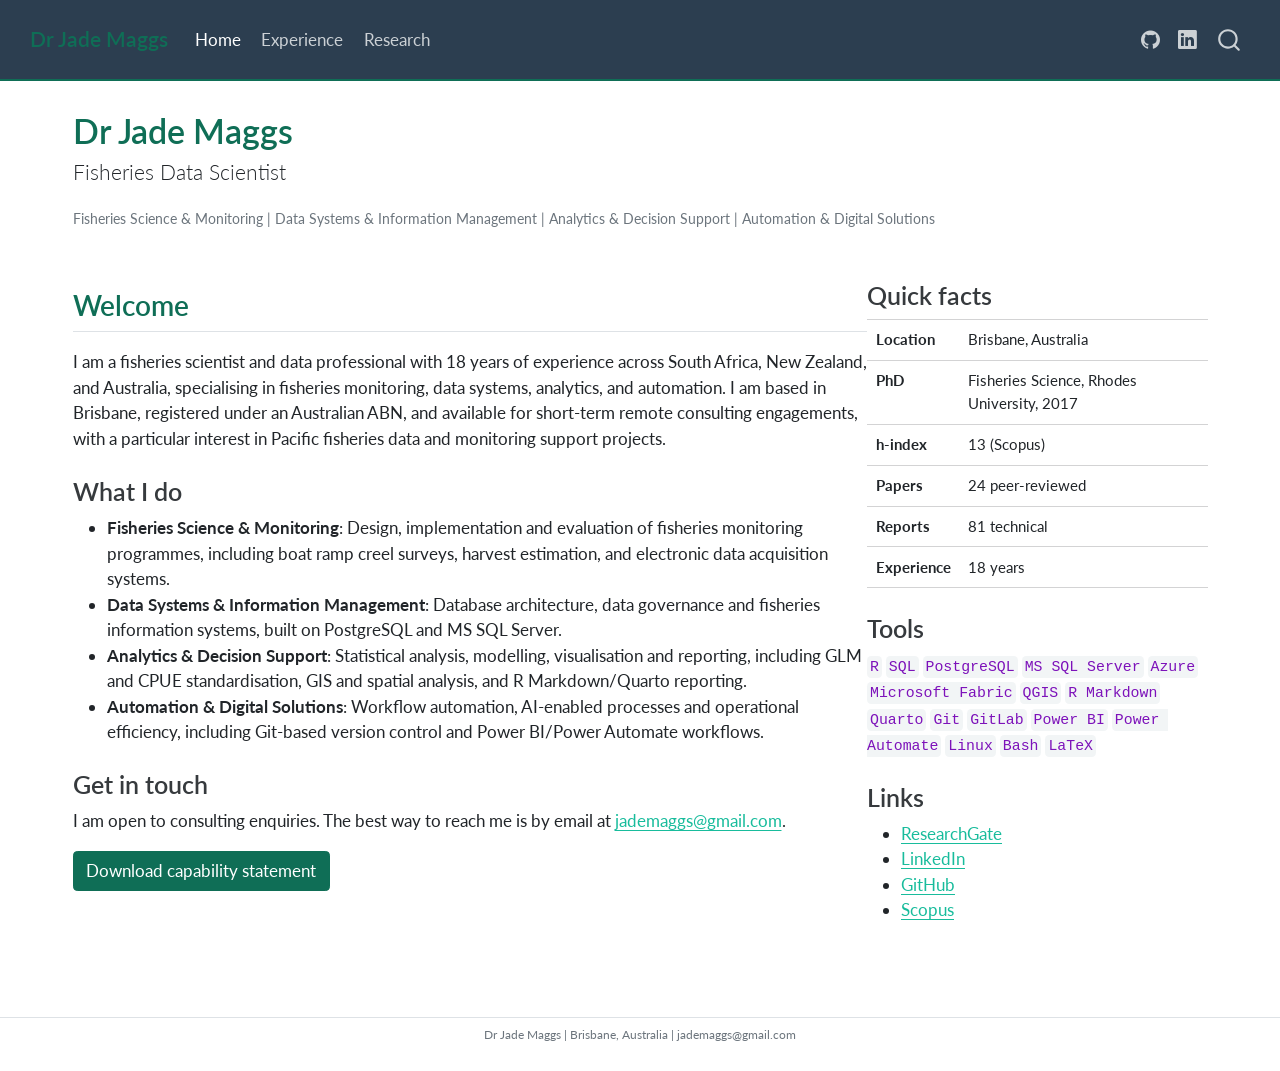
<file: docs/index.html>
<!DOCTYPE html>
<html xmlns="http://www.w3.org/1999/xhtml" lang="en" xml:lang="en"><head>

<meta charset="utf-8">
<meta name="generator" content="quarto-1.9.38">

<meta name="viewport" content="width=device-width, initial-scale=1.0, user-scalable=yes">


<title>Dr Jade Maggs</title>
<style>
/* Default styles provided by pandoc.
** See https://pandoc.org/MANUAL.html#variables-for-html for config info.
*/
code{white-space: pre-wrap;}
span.smallcaps{font-variant: small-caps;}
div.columns{display: flex; gap: min(4vw, 1.5em);}
div.column{flex: auto; overflow-x: auto;}
div.hanging-indent{margin-left: 1.5em; text-indent: -1.5em;}
ul.task-list{list-style: none;}
ul.task-list li input[type="checkbox"] {
  width: 0.8em;
  margin: 0 0.8em 0.2em -1em; /* quarto-specific, see https://github.com/quarto-dev/quarto-cli/issues/4556 */ 
  vertical-align: middle;
}
</style>


<script src="site_libs/quarto-nav/quarto-nav.js"></script>
<script src="site_libs/quarto-nav/headroom.min.js"></script>
<script src="site_libs/clipboard/clipboard.min.js"></script>
<script src="site_libs/quarto-search/autocomplete.umd.js"></script>
<script src="site_libs/quarto-search/fuse.min.js"></script>
<script src="site_libs/quarto-search/quarto-search.js"></script>
<meta name="quarto:offset" content="./">
<script src="site_libs/quarto-html/quarto.js" type="module"></script>
<script src="site_libs/quarto-html/tabsets/tabsets.js" type="module"></script>
<script src="site_libs/quarto-html/popper.min.js"></script>
<script src="site_libs/quarto-html/tippy.umd.min.js"></script>
<script src="site_libs/quarto-html/anchor.min.js"></script>
<link href="site_libs/quarto-html/tippy.css" rel="stylesheet">
<link href="site_libs/quarto-html/quarto-syntax-highlighting-15634bcf2e68342d4ad2dfa704d543f6.css" rel="stylesheet" id="quarto-text-highlighting-styles">
<script src="site_libs/bootstrap/bootstrap.min.js"></script>
<link href="site_libs/bootstrap/bootstrap-icons.css" rel="stylesheet">
<link href="site_libs/bootstrap/bootstrap-6b423f165eeea3787de40cb4f8e821c3.min.css" rel="stylesheet" append-hash="true" id="quarto-bootstrap" data-mode="light">
<script id="quarto-search-options" type="application/json">{
  "location": "navbar",
  "copy-button": false,
  "collapse-after": 3,
  "panel-placement": "end",
  "type": "overlay",
  "limit": 50,
  "keyboard-shortcut": [
    "f",
    "/",
    "s"
  ],
  "show-item-context": false,
  "language": {
    "search-no-results-text": "No results",
    "search-matching-documents-text": "matching documents",
    "search-copy-link-title": "Copy link to search",
    "search-hide-matches-text": "Hide additional matches",
    "search-more-match-text": "more match in this document",
    "search-more-matches-text": "more matches in this document",
    "search-clear-button-title": "Clear",
    "search-text-placeholder": "",
    "search-detached-cancel-button-title": "Cancel",
    "search-submit-button-title": "Submit",
    "search-label": "Search"
  }
}</script>


<link rel="stylesheet" href="styles.css">
</head>

<body class="nav-fixed quarto-light">

<div id="quarto-search-results"></div>
  <header id="quarto-header" class="headroom fixed-top">
    <nav class="navbar navbar-expand-lg " data-bs-theme="dark">
      <div class="navbar-container container-fluid">
      <div class="navbar-brand-container mx-auto">
    <a class="navbar-brand" href="./index.html">
    <span class="navbar-title">Dr Jade Maggs</span>
    </a>
  </div>
            <div id="quarto-search" class="" title="Search"></div>
          <button class="navbar-toggler" type="button" data-bs-toggle="collapse" data-bs-target="#navbarCollapse" aria-controls="navbarCollapse" role="menu" aria-expanded="false" aria-label="Toggle navigation" onclick="if (window.quartoToggleHeadroom) { window.quartoToggleHeadroom(); }">
  <span class="navbar-toggler-icon"></span>
</button>
          <div class="collapse navbar-collapse" id="navbarCollapse">
            <ul class="navbar-nav navbar-nav-scroll me-auto">
  <li class="nav-item">
    <a class="nav-link active" href="./index.html" aria-current="page"> 
<span class="menu-text">Home</span></a>
  </li>  
  <li class="nav-item">
    <a class="nav-link" href="./experience.html"> 
<span class="menu-text">Experience</span></a>
  </li>  
  <li class="nav-item">
    <a class="nav-link" href="./research.html"> 
<span class="menu-text">Research</span></a>
  </li>  
</ul>
            <ul class="navbar-nav navbar-nav-scroll ms-auto">
  <li class="nav-item compact">
    <a class="nav-link" href="https://github.com/jademaggs"> <i class="bi bi-github" role="img">
</i> 
<span class="menu-text"></span></a>
  </li>  
  <li class="nav-item compact">
    <a class="nav-link" href="https://www.linkedin.com/in/jade-maggs-phd-5a091729/"> <i class="bi bi-linkedin" role="img">
</i> 
<span class="menu-text"></span></a>
  </li>  
</ul>
          </div> <!-- /navcollapse -->
            <div class="quarto-navbar-tools">
</div>
      </div> <!-- /container-fluid -->
    </nav>
</header>
<!-- content -->
<div id="quarto-content" class="quarto-container page-columns page-rows-contents page-layout-full page-navbar">
<!-- sidebar -->
<!-- margin-sidebar -->
    <div id="quarto-margin-sidebar" class="sidebar margin-sidebar zindex-bottom">
        
    </div>
<!-- main -->
<main class="content column-page" id="quarto-document-content">

<header id="title-block-header" class="quarto-title-block default">
<div class="quarto-title">
<h1 class="title">Dr Jade Maggs</h1>
<p class="subtitle lead">Fisheries Data Scientist</p>
</div>



<div class="quarto-title-meta column-page">

    
  
    
  </div>
  


</header>


<div class="role-categories">
<p>Fisheries Science &amp; Monitoring | Data Systems &amp; Information Management | Analytics &amp; Decision Support | Automation &amp; Digital Solutions</p>
</div>
<div class="columns">
<div class="column" style="width:70%;">
<section id="welcome" class="level2">
<h2 class="anchored" data-anchor-id="welcome">Welcome</h2>
<p>I am a fisheries scientist and data professional with 18 years of experience across South Africa, New Zealand, and Australia, specialising in fisheries monitoring, data systems, analytics, and automation. I am based in Brisbane, registered under an Australian ABN, and available for short-term remote consulting engagements, with a particular interest in Pacific fisheries data and monitoring support projects.</p>
<section id="what-i-do" class="level3">
<h3 class="anchored" data-anchor-id="what-i-do">What I do</h3>
<ul>
<li><strong>Fisheries Science &amp; Monitoring</strong>: Design, implementation and evaluation of fisheries monitoring programmes, including boat ramp creel surveys, harvest estimation, and electronic data acquisition systems.</li>
<li><strong>Data Systems &amp; Information Management</strong>: Database architecture, data governance and fisheries information systems, built on PostgreSQL and MS SQL Server.</li>
<li><strong>Analytics &amp; Decision Support</strong>: Statistical analysis, modelling, visualisation and reporting, including GLM and CPUE standardisation, GIS and spatial analysis, and R Markdown/Quarto reporting.</li>
<li><strong>Automation &amp; Digital Solutions</strong>: Workflow automation, AI-enabled processes and operational efficiency, including Git-based version control and Power BI/Power Automate workflows.</li>
</ul>
</section>
<section id="get-in-touch" class="level3">
<h3 class="anchored" data-anchor-id="get-in-touch">Get in touch</h3>
<p>I am open to consulting enquiries. The best way to reach me is by email at <a href="mailto:jademaggs@gmail.com">jademaggs@gmail.com</a>.</p>
<p><a href="assets/jade_maggs_capability_statement.pdf" class="btn btn-primary">Download capability statement</a></p>
</section>
</section>
</div><div class="column" style="width:30%;">
<section id="quick-facts" class="level3">
<h3 class="anchored" data-anchor-id="quick-facts">Quick facts</h3>
<table class="caption-top table">
<tbody>
<tr class="odd">
<td><strong>Location</strong></td>
<td>Brisbane, Australia</td>
</tr>
<tr class="even">
<td><strong>PhD</strong></td>
<td>Fisheries Science, Rhodes University, 2017</td>
</tr>
<tr class="odd">
<td><strong>h-index</strong></td>
<td>13 (Scopus)</td>
</tr>
<tr class="even">
<td><strong>Papers</strong></td>
<td>24 peer-reviewed</td>
</tr>
<tr class="odd">
<td><strong>Reports</strong></td>
<td>81 technical</td>
</tr>
<tr class="even">
<td><strong>Experience</strong></td>
<td>18 years</td>
</tr>
</tbody>
</table>
</section>
<section id="tools" class="level3">
<h3 class="anchored" data-anchor-id="tools">Tools</h3>
<p><code>R</code> <code>SQL</code> <code>PostgreSQL</code> <code>MS SQL Server</code> <code>Azure</code> <code>Microsoft Fabric</code> <code>QGIS</code> <code>R Markdown</code> <code>Quarto</code> <code>Git</code> <code>GitLab</code> <code>Power BI</code> <code>Power Automate</code> <code>Linux</code> <code>Bash</code> <code>LaTeX</code></p>
</section>
<section id="links" class="level3">
<h3 class="anchored" data-anchor-id="links">Links</h3>
<ul>
<li><a href="https://www.researchgate.net/profile/Jade_Maggs">ResearchGate</a></li>
<li><a href="https://www.linkedin.com/in/jade-maggs-phd-5a091729/">LinkedIn</a></li>
<li><a href="https://github.com/jademaggs">GitHub</a></li>
<li><a href="https://www.scopus.com/authid/detail.uri?authorId=55250227800">Scopus</a></li>
</ul>
</section>
</div>
</div>



</main> <!-- /main -->
<script id="quarto-html-after-body" type="application/javascript">
  window.document.addEventListener("DOMContentLoaded", function (event) {
    const icon = "";
    const anchorJS = new window.AnchorJS();
    anchorJS.options = {
      placement: 'right',
      icon: icon
    };
    anchorJS.add('.anchored');
    const isCodeAnnotation = (el) => {
      for (const clz of el.classList) {
        if (clz.startsWith('code-annotation-')) {                     
          return true;
        }
      }
      return false;
    }
    const onCopySuccess = function(e) {
      // button target
      const button = e.trigger;
      // don't keep focus
      button.blur();
      // flash "checked"
      button.classList.add('code-copy-button-checked');
      var currentTitle = button.getAttribute("title");
      button.setAttribute("title", "Copied!");
      let tooltip;
      if (window.bootstrap) {
        button.setAttribute("data-bs-toggle", "tooltip");
        button.setAttribute("data-bs-placement", "left");
        button.setAttribute("data-bs-title", "Copied!");
        tooltip = new bootstrap.Tooltip(button, 
          { trigger: "manual", 
            customClass: "code-copy-button-tooltip",
            offset: [0, -8]});
        tooltip.show();    
      }
      setTimeout(function() {
        if (tooltip) {
          tooltip.hide();
          button.removeAttribute("data-bs-title");
          button.removeAttribute("data-bs-toggle");
          button.removeAttribute("data-bs-placement");
        }
        button.setAttribute("title", currentTitle);
        button.classList.remove('code-copy-button-checked');
      }, 1000);
      // clear code selection
      e.clearSelection();
    }
    const getTextToCopy = function(trigger) {
      const outerScaffold = trigger.parentElement.cloneNode(true);
      const codeEl = outerScaffold.querySelector('code');
      for (const childEl of codeEl.children) {
        if (isCodeAnnotation(childEl)) {
          childEl.remove();
        }
      }
      return codeEl.innerText;
    }
    const clipboard = new window.ClipboardJS('.code-copy-button:not([data-in-quarto-modal])', {
      text: getTextToCopy
    });
    clipboard.on('success', onCopySuccess);
    if (window.document.getElementById('quarto-embedded-source-code-modal')) {
      const clipboardModal = new window.ClipboardJS('.code-copy-button[data-in-quarto-modal]', {
        text: getTextToCopy,
        container: window.document.getElementById('quarto-embedded-source-code-modal')
      });
      clipboardModal.on('success', onCopySuccess);
    }
      var localhostRegex = new RegExp(/^(?:http|https):\/\/localhost\:?[0-9]*\//);
      var mailtoRegex = new RegExp(/^mailto:/);
        var filterRegex = new RegExp('/' + window.location.host + '/');
      var isInternal = (href) => {
          return filterRegex.test(href) || localhostRegex.test(href) || mailtoRegex.test(href);
      }
      // Inspect non-navigation links and adorn them if external
     var links = window.document.querySelectorAll('a[href]:not(.nav-link):not(.navbar-brand):not(.toc-action):not(.sidebar-link):not(.sidebar-item-toggle):not(.pagination-link):not(.no-external):not([aria-hidden]):not(.dropdown-item):not(.quarto-navigation-tool):not(.about-link)');
      for (var i=0; i<links.length; i++) {
        const link = links[i];
        if (!isInternal(link.href)) {
          // undo the damage that might have been done by quarto-nav.js in the case of
          // links that we want to consider external
          if (link.dataset.originalHref !== undefined) {
            link.href = link.dataset.originalHref;
          }
        }
      }
    function tippyHover(el, contentFn, onTriggerFn, onUntriggerFn) {
      const config = {
        allowHTML: true,
        maxWidth: 500,
        delay: 100,
        arrow: false,
        appendTo: function(el) {
            return el.parentElement;
        },
        interactive: true,
        interactiveBorder: 10,
        theme: 'quarto',
        placement: 'bottom-start',
      };
      if (contentFn) {
        config.content = contentFn;
      }
      if (onTriggerFn) {
        config.onTrigger = onTriggerFn;
      }
      if (onUntriggerFn) {
        config.onUntrigger = onUntriggerFn;
      }
      window.tippy(el, config); 
    }
    const noterefs = window.document.querySelectorAll('a[role="doc-noteref"]');
    for (var i=0; i<noterefs.length; i++) {
      const ref = noterefs[i];
      tippyHover(ref, function() {
        // use id or data attribute instead here
        let href = ref.getAttribute('data-footnote-href') || ref.getAttribute('href');
        try { href = new URL(href).hash; } catch {}
        const id = href.replace(/^#\/?/, "");
        const note = window.document.getElementById(id);
        if (note) {
          return note.innerHTML;
        } else {
          return "";
        }
      });
    }
    const xrefs = window.document.querySelectorAll('a.quarto-xref');
    const processXRef = (id, note) => {
      // Strip column container classes
      const stripColumnClz = (el) => {
        el.classList.remove("page-full", "page-columns");
        if (el.children) {
          for (const child of el.children) {
            stripColumnClz(child);
          }
        }
      }
      stripColumnClz(note)
      if (id === null || id.startsWith('sec-')) {
        // Special case sections, only their first couple elements
        const container = document.createElement("div");
        if (note.children && note.children.length > 2) {
          container.appendChild(note.children[0].cloneNode(true));
          for (let i = 1; i < note.children.length; i++) {
            const child = note.children[i];
            if (child.tagName === "P" && child.innerText === "") {
              continue;
            } else {
              container.appendChild(child.cloneNode(true));
              break;
            }
          }
          if (window.Quarto?.typesetMath) {
            window.Quarto.typesetMath(container);
          }
          return container.innerHTML
        } else {
          if (window.Quarto?.typesetMath) {
            window.Quarto.typesetMath(note);
          }
          return note.innerHTML;
        }
      } else {
        // Remove any anchor links if they are present
        const anchorLink = note.querySelector('a.anchorjs-link');
        if (anchorLink) {
          anchorLink.remove();
        }
        if (window.Quarto?.typesetMath) {
          window.Quarto.typesetMath(note);
        }
        if (note.classList.contains("callout")) {
          return note.outerHTML;
        } else {
          return note.innerHTML;
        }
      }
    }
    for (var i=0; i<xrefs.length; i++) {
      const xref = xrefs[i];
      tippyHover(xref, undefined, function(instance) {
        instance.disable();
        let url = xref.getAttribute('href');
        let hash = undefined; 
        if (url.startsWith('#')) {
          hash = url;
        } else {
          try { hash = new URL(url).hash; } catch {}
        }
        if (hash) {
          const id = hash.replace(/^#\/?/, "");
          const note = window.document.getElementById(id);
          if (note !== null) {
            try {
              const html = processXRef(id, note.cloneNode(true));
              instance.setContent(html);
            } finally {
              instance.enable();
              instance.show();
            }
          } else {
            // See if we can fetch this
            fetch(url.split('#')[0])
            .then(res => res.text())
            .then(html => {
              const parser = new DOMParser();
              const htmlDoc = parser.parseFromString(html, "text/html");
              const note = htmlDoc.getElementById(id);
              if (note !== null) {
                const html = processXRef(id, note);
                instance.setContent(html);
              } 
            }).finally(() => {
              instance.enable();
              instance.show();
            });
          }
        } else {
          // See if we can fetch a full url (with no hash to target)
          // This is a special case and we should probably do some content thinning / targeting
          fetch(url)
          .then(res => res.text())
          .then(html => {
            const parser = new DOMParser();
            const htmlDoc = parser.parseFromString(html, "text/html");
            const note = htmlDoc.querySelector('main.content');
            if (note !== null) {
              // This should only happen for chapter cross references
              // (since there is no id in the URL)
              // remove the first header
              if (note.children.length > 0 && note.children[0].tagName === "HEADER") {
                note.children[0].remove();
              }
              const html = processXRef(null, note);
              instance.setContent(html);
            } 
          }).finally(() => {
            instance.enable();
            instance.show();
          });
        }
      }, function(instance) {
      });
    }
        let selectedAnnoteEl;
        const selectorForAnnotation = ( cell, annotation) => {
          let cellAttr = 'data-code-cell="' + cell + '"';
          let lineAttr = 'data-code-annotation="' +  annotation + '"';
          const selector = 'span[' + cellAttr + '][' + lineAttr + ']';
          return selector;
        }
        const selectCodeLines = (annoteEl) => {
          const doc = window.document;
          const targetCell = annoteEl.getAttribute("data-target-cell");
          const targetAnnotation = annoteEl.getAttribute("data-target-annotation");
          const annoteSpan = window.document.querySelector(selectorForAnnotation(targetCell, targetAnnotation));
          const lines = annoteSpan.getAttribute("data-code-lines").split(",");
          const lineIds = lines.map((line) => {
            return targetCell + "-" + line;
          })
          let top = null;
          let height = null;
          let parent = null;
          if (lineIds.length > 0) {
              //compute the position of the single el (top and bottom and make a div)
              const el = window.document.getElementById(lineIds[0]);
              top = el.offsetTop;
              height = el.offsetHeight;
              parent = el.parentElement.parentElement;
            if (lineIds.length > 1) {
              const lastEl = window.document.getElementById(lineIds[lineIds.length - 1]);
              const bottom = lastEl.offsetTop + lastEl.offsetHeight;
              height = bottom - top;
            }
            if (top !== null && height !== null && parent !== null) {
              // cook up a div (if necessary) and position it 
              let div = window.document.getElementById("code-annotation-line-highlight");
              if (div === null) {
                div = window.document.createElement("div");
                div.setAttribute("id", "code-annotation-line-highlight");
                div.style.position = 'absolute';
                parent.appendChild(div);
              }
              div.style.top = top - 2 + "px";
              div.style.height = height + 4 + "px";
              div.style.left = 0;
              let gutterDiv = window.document.getElementById("code-annotation-line-highlight-gutter");
              if (gutterDiv === null) {
                gutterDiv = window.document.createElement("div");
                gutterDiv.setAttribute("id", "code-annotation-line-highlight-gutter");
                gutterDiv.style.position = 'absolute';
                const codeCell = window.document.getElementById(targetCell);
                const gutter = codeCell.querySelector('.code-annotation-gutter');
                gutter.appendChild(gutterDiv);
              }
              gutterDiv.style.top = top - 2 + "px";
              gutterDiv.style.height = height + 4 + "px";
            }
            selectedAnnoteEl = annoteEl;
          }
        };
        const unselectCodeLines = () => {
          const elementsIds = ["code-annotation-line-highlight", "code-annotation-line-highlight-gutter"];
          elementsIds.forEach((elId) => {
            const div = window.document.getElementById(elId);
            if (div) {
              div.remove();
            }
          });
          selectedAnnoteEl = undefined;
        };
          // Handle positioning of the toggle
      window.addEventListener(
        "resize",
        throttle(() => {
          elRect = undefined;
          if (selectedAnnoteEl) {
            selectCodeLines(selectedAnnoteEl);
          }
        }, 10)
      );
      function throttle(fn, ms) {
      let throttle = false;
      let timer;
        return (...args) => {
          if(!throttle) { // first call gets through
              fn.apply(this, args);
              throttle = true;
          } else { // all the others get throttled
              if(timer) clearTimeout(timer); // cancel #2
              timer = setTimeout(() => {
                fn.apply(this, args);
                timer = throttle = false;
              }, ms);
          }
        };
      }
        // Attach click handler to the DT
        const annoteDls = window.document.querySelectorAll('dt[data-target-cell]');
        for (const annoteDlNode of annoteDls) {
          annoteDlNode.addEventListener('click', (event) => {
            const clickedEl = event.target;
            if (clickedEl !== selectedAnnoteEl) {
              unselectCodeLines();
              const activeEl = window.document.querySelector('dt[data-target-cell].code-annotation-active');
              if (activeEl) {
                activeEl.classList.remove('code-annotation-active');
              }
              selectCodeLines(clickedEl);
              clickedEl.classList.add('code-annotation-active');
            } else {
              // Unselect the line
              unselectCodeLines();
              clickedEl.classList.remove('code-annotation-active');
            }
          });
        }
    const findCites = (el) => {
      const parentEl = el.parentElement;
      if (parentEl) {
        const cites = parentEl.dataset.cites;
        if (cites) {
          return {
            el,
            cites: cites.split(' ')
          };
        } else {
          return findCites(el.parentElement)
        }
      } else {
        return undefined;
      }
    };
    var bibliorefs = window.document.querySelectorAll('a[role="doc-biblioref"]');
    for (var i=0; i<bibliorefs.length; i++) {
      const ref = bibliorefs[i];
      const citeInfo = findCites(ref);
      if (citeInfo) {
        tippyHover(citeInfo.el, function() {
          var popup = window.document.createElement('div');
          citeInfo.cites.forEach(function(cite) {
            var citeDiv = window.document.createElement('div');
            citeDiv.classList.add('hanging-indent');
            citeDiv.classList.add('csl-entry');
            var biblioDiv = window.document.getElementById('ref-' + cite);
            if (biblioDiv) {
              citeDiv.innerHTML = biblioDiv.innerHTML;
            }
            popup.appendChild(citeDiv);
          });
          return popup.innerHTML;
        });
      }
    }
  });
  </script>
</div> <!-- /content -->
<footer class="footer">
  <div class="nav-footer">
    <div class="nav-footer-left">
      &nbsp;
    </div>   
    <div class="nav-footer-center">
<p>Dr Jade Maggs | Brisbane, Australia | jademaggs@gmail.com</p>
</div>
    <div class="nav-footer-right">
      &nbsp;
    </div>
  </div>
</footer>




</body></html>
</file>
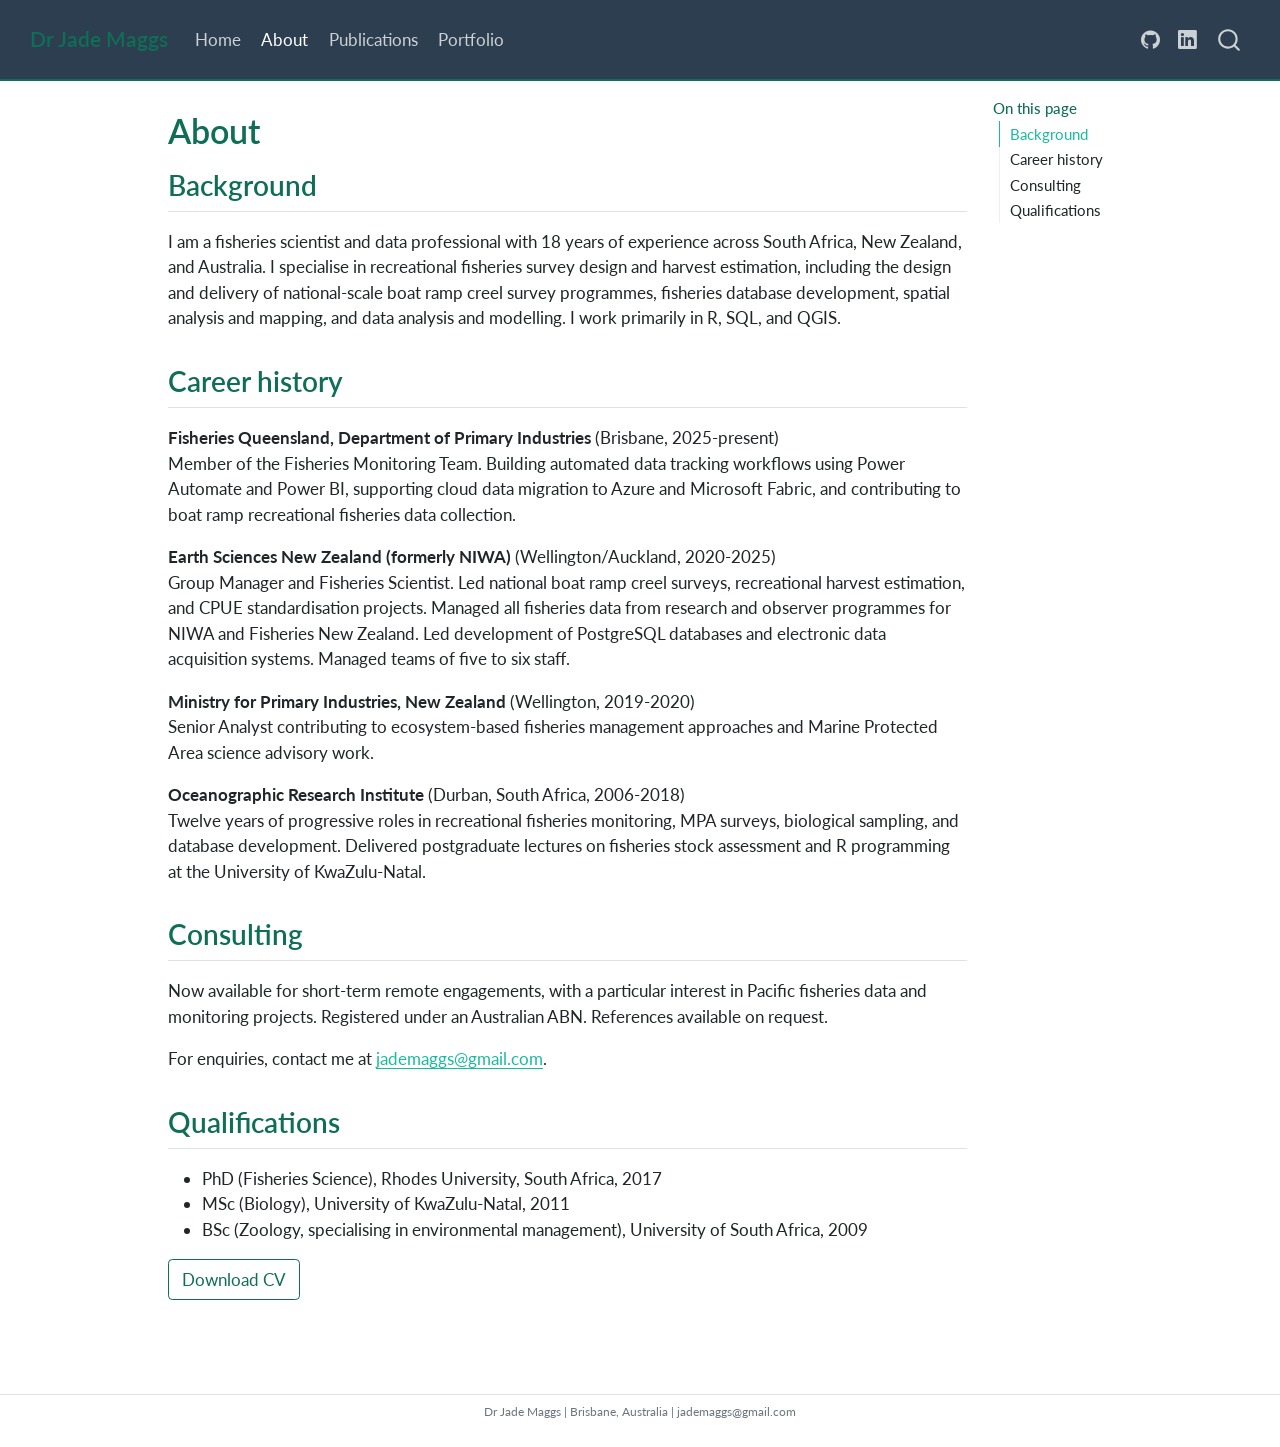
<file: docs/about.html>
<!DOCTYPE html>
<html xmlns="http://www.w3.org/1999/xhtml" lang="en" xml:lang="en"><head>

<meta charset="utf-8">
<meta name="generator" content="quarto-1.9.38">

<meta name="viewport" content="width=device-width, initial-scale=1.0, user-scalable=yes">


<title>About – Dr Jade Maggs</title>
<style>
/* Default styles provided by pandoc.
** See https://pandoc.org/MANUAL.html#variables-for-html for config info.
*/
code{white-space: pre-wrap;}
span.smallcaps{font-variant: small-caps;}
div.columns{display: flex; gap: min(4vw, 1.5em);}
div.column{flex: auto; overflow-x: auto;}
div.hanging-indent{margin-left: 1.5em; text-indent: -1.5em;}
ul.task-list{list-style: none;}
ul.task-list li input[type="checkbox"] {
  width: 0.8em;
  margin: 0 0.8em 0.2em -1em; /* quarto-specific, see https://github.com/quarto-dev/quarto-cli/issues/4556 */ 
  vertical-align: middle;
}
</style>


<script src="site_libs/quarto-nav/quarto-nav.js"></script>
<script src="site_libs/quarto-nav/headroom.min.js"></script>
<script src="site_libs/clipboard/clipboard.min.js"></script>
<script src="site_libs/quarto-search/autocomplete.umd.js"></script>
<script src="site_libs/quarto-search/fuse.min.js"></script>
<script src="site_libs/quarto-search/quarto-search.js"></script>
<meta name="quarto:offset" content="./">
<script src="site_libs/quarto-html/quarto.js" type="module"></script>
<script src="site_libs/quarto-html/tabsets/tabsets.js" type="module"></script>
<script src="site_libs/quarto-html/popper.min.js"></script>
<script src="site_libs/quarto-html/tippy.umd.min.js"></script>
<script src="site_libs/quarto-html/anchor.min.js"></script>
<link href="site_libs/quarto-html/tippy.css" rel="stylesheet">
<link href="site_libs/quarto-html/quarto-syntax-highlighting-15634bcf2e68342d4ad2dfa704d543f6.css" rel="stylesheet" id="quarto-text-highlighting-styles">
<script src="site_libs/bootstrap/bootstrap.min.js"></script>
<link href="site_libs/bootstrap/bootstrap-icons.css" rel="stylesheet">
<link href="site_libs/bootstrap/bootstrap-6b423f165eeea3787de40cb4f8e821c3.min.css" rel="stylesheet" append-hash="true" id="quarto-bootstrap" data-mode="light">
<script id="quarto-search-options" type="application/json">{
  "location": "navbar",
  "copy-button": false,
  "collapse-after": 3,
  "panel-placement": "end",
  "type": "overlay",
  "limit": 50,
  "keyboard-shortcut": [
    "f",
    "/",
    "s"
  ],
  "show-item-context": false,
  "language": {
    "search-no-results-text": "No results",
    "search-matching-documents-text": "matching documents",
    "search-copy-link-title": "Copy link to search",
    "search-hide-matches-text": "Hide additional matches",
    "search-more-match-text": "more match in this document",
    "search-more-matches-text": "more matches in this document",
    "search-clear-button-title": "Clear",
    "search-text-placeholder": "",
    "search-detached-cancel-button-title": "Cancel",
    "search-submit-button-title": "Submit",
    "search-label": "Search"
  }
}</script>


<link rel="stylesheet" href="styles.css">
</head>

<body class="nav-fixed quarto-light">

<div id="quarto-search-results"></div>
  <header id="quarto-header" class="headroom fixed-top">
    <nav class="navbar navbar-expand-lg " data-bs-theme="dark">
      <div class="navbar-container container-fluid">
      <div class="navbar-brand-container mx-auto">
    <a class="navbar-brand" href="./index.html">
    <span class="navbar-title">Dr Jade Maggs</span>
    </a>
  </div>
            <div id="quarto-search" class="" title="Search"></div>
          <button class="navbar-toggler" type="button" data-bs-toggle="collapse" data-bs-target="#navbarCollapse" aria-controls="navbarCollapse" role="menu" aria-expanded="false" aria-label="Toggle navigation" onclick="if (window.quartoToggleHeadroom) { window.quartoToggleHeadroom(); }">
  <span class="navbar-toggler-icon"></span>
</button>
          <div class="collapse navbar-collapse" id="navbarCollapse">
            <ul class="navbar-nav navbar-nav-scroll me-auto">
  <li class="nav-item">
    <a class="nav-link" href="./index.html"> 
<span class="menu-text">Home</span></a>
  </li>  
  <li class="nav-item">
    <a class="nav-link active" href="./about.html" aria-current="page"> 
<span class="menu-text">About</span></a>
  </li>  
  <li class="nav-item">
    <a class="nav-link" href="./publications.html"> 
<span class="menu-text">Publications</span></a>
  </li>  
  <li class="nav-item">
    <a class="nav-link" href="./portfolio.html"> 
<span class="menu-text">Portfolio</span></a>
  </li>  
</ul>
            <ul class="navbar-nav navbar-nav-scroll ms-auto">
  <li class="nav-item compact">
    <a class="nav-link" href="https://github.com/jademaggs"> <i class="bi bi-github" role="img">
</i> 
<span class="menu-text"></span></a>
  </li>  
  <li class="nav-item compact">
    <a class="nav-link" href="https://www.linkedin.com/in/jade-maggs-phd-5a091729/"> <i class="bi bi-linkedin" role="img">
</i> 
<span class="menu-text"></span></a>
  </li>  
</ul>
          </div> <!-- /navcollapse -->
            <div class="quarto-navbar-tools">
</div>
      </div> <!-- /container-fluid -->
    </nav>
</header>
<!-- content -->
<div id="quarto-content" class="quarto-container page-columns page-rows-contents page-layout-article page-navbar">
<!-- sidebar -->
<!-- margin-sidebar -->
    <div id="quarto-margin-sidebar" class="sidebar margin-sidebar">
        <nav id="TOC" role="doc-toc" class="toc-active">
    <h2 id="toc-title">On this page</h2>
   
  <ul>
  <li><a href="#background" id="toc-background" class="nav-link active" data-scroll-target="#background">Background</a></li>
  <li><a href="#career-history" id="toc-career-history" class="nav-link" data-scroll-target="#career-history">Career history</a></li>
  <li><a href="#consulting" id="toc-consulting" class="nav-link" data-scroll-target="#consulting">Consulting</a></li>
  <li><a href="#qualifications" id="toc-qualifications" class="nav-link" data-scroll-target="#qualifications">Qualifications</a></li>
  </ul>
</nav>
    </div>
<!-- main -->
<main class="content" id="quarto-document-content">

<header id="title-block-header" class="quarto-title-block default">
<div class="quarto-title">
<h1 class="title">About</h1>
</div>



<div class="quarto-title-meta">

    
  
    
  </div>
  


</header>


<section id="background" class="level2">
<h2 class="anchored" data-anchor-id="background">Background</h2>
<p>I am a fisheries scientist and data professional with 18 years of experience across South Africa, New Zealand, and Australia. I specialise in recreational fisheries survey design and harvest estimation, including the design and delivery of national-scale boat ramp creel survey programmes, fisheries database development, spatial analysis and mapping, and data analysis and modelling. I work primarily in R, SQL, and QGIS.</p>
</section>
<section id="career-history" class="level2">
<h2 class="anchored" data-anchor-id="career-history">Career history</h2>
<p><strong>Fisheries Queensland, Department of Primary Industries</strong> (Brisbane, 2025-present)<br>
Member of the Fisheries Monitoring Team. Building automated data tracking workflows using Power Automate and Power BI, supporting cloud data migration to Azure and Microsoft Fabric, and contributing to boat ramp recreational fisheries data collection.</p>
<p><strong>Earth Sciences New Zealand (formerly NIWA)</strong> (Wellington/Auckland, 2020-2025)<br>
Group Manager and Fisheries Scientist. Led national boat ramp creel surveys, recreational harvest estimation, and CPUE standardisation projects. Managed all fisheries data from research and observer programmes for NIWA and Fisheries New Zealand. Led development of PostgreSQL databases and electronic data acquisition systems. Managed teams of five to six staff.</p>
<p><strong>Ministry for Primary Industries, New Zealand</strong> (Wellington, 2019-2020)<br>
Senior Analyst contributing to ecosystem-based fisheries management approaches and Marine Protected Area science advisory work.</p>
<p><strong>Oceanographic Research Institute</strong> (Durban, South Africa, 2006-2018)<br>
Twelve years of progressive roles in recreational fisheries monitoring, MPA surveys, biological sampling, and database development. Delivered postgraduate lectures on fisheries stock assessment and R programming at the University of KwaZulu-Natal.</p>
</section>
<section id="consulting" class="level2">
<h2 class="anchored" data-anchor-id="consulting">Consulting</h2>
<p>Now available for short-term remote engagements, with a particular interest in Pacific fisheries data and monitoring projects. Registered under an Australian ABN. References available on request.</p>
<p>For enquiries, contact me at <a href="mailto:jademaggs@gmail.com">jademaggs@gmail.com</a>.</p>
</section>
<section id="qualifications" class="level2">
<h2 class="anchored" data-anchor-id="qualifications">Qualifications</h2>
<ul>
<li>PhD (Fisheries Science), Rhodes University, South Africa, 2017</li>
<li>MSc (Biology), University of KwaZulu-Natal, 2011</li>
<li>BSc (Zoology, specialising in environmental management), University of South Africa, 2009</li>
</ul>
<p><a href="assets/jade_maggs_cv_consulting.pdf" class="btn btn-outline-primary">Download CV</a></p>


</section>

</main> <!-- /main -->
<script id="quarto-html-after-body" type="application/javascript">
  window.document.addEventListener("DOMContentLoaded", function (event) {
    const icon = "";
    const anchorJS = new window.AnchorJS();
    anchorJS.options = {
      placement: 'right',
      icon: icon
    };
    anchorJS.add('.anchored');
    const isCodeAnnotation = (el) => {
      for (const clz of el.classList) {
        if (clz.startsWith('code-annotation-')) {                     
          return true;
        }
      }
      return false;
    }
    const onCopySuccess = function(e) {
      // button target
      const button = e.trigger;
      // don't keep focus
      button.blur();
      // flash "checked"
      button.classList.add('code-copy-button-checked');
      var currentTitle = button.getAttribute("title");
      button.setAttribute("title", "Copied!");
      let tooltip;
      if (window.bootstrap) {
        button.setAttribute("data-bs-toggle", "tooltip");
        button.setAttribute("data-bs-placement", "left");
        button.setAttribute("data-bs-title", "Copied!");
        tooltip = new bootstrap.Tooltip(button, 
          { trigger: "manual", 
            customClass: "code-copy-button-tooltip",
            offset: [0, -8]});
        tooltip.show();    
      }
      setTimeout(function() {
        if (tooltip) {
          tooltip.hide();
          button.removeAttribute("data-bs-title");
          button.removeAttribute("data-bs-toggle");
          button.removeAttribute("data-bs-placement");
        }
        button.setAttribute("title", currentTitle);
        button.classList.remove('code-copy-button-checked');
      }, 1000);
      // clear code selection
      e.clearSelection();
    }
    const getTextToCopy = function(trigger) {
      const outerScaffold = trigger.parentElement.cloneNode(true);
      const codeEl = outerScaffold.querySelector('code');
      for (const childEl of codeEl.children) {
        if (isCodeAnnotation(childEl)) {
          childEl.remove();
        }
      }
      return codeEl.innerText;
    }
    const clipboard = new window.ClipboardJS('.code-copy-button:not([data-in-quarto-modal])', {
      text: getTextToCopy
    });
    clipboard.on('success', onCopySuccess);
    if (window.document.getElementById('quarto-embedded-source-code-modal')) {
      const clipboardModal = new window.ClipboardJS('.code-copy-button[data-in-quarto-modal]', {
        text: getTextToCopy,
        container: window.document.getElementById('quarto-embedded-source-code-modal')
      });
      clipboardModal.on('success', onCopySuccess);
    }
      var localhostRegex = new RegExp(/^(?:http|https):\/\/localhost\:?[0-9]*\//);
      var mailtoRegex = new RegExp(/^mailto:/);
        var filterRegex = new RegExp('/' + window.location.host + '/');
      var isInternal = (href) => {
          return filterRegex.test(href) || localhostRegex.test(href) || mailtoRegex.test(href);
      }
      // Inspect non-navigation links and adorn them if external
     var links = window.document.querySelectorAll('a[href]:not(.nav-link):not(.navbar-brand):not(.toc-action):not(.sidebar-link):not(.sidebar-item-toggle):not(.pagination-link):not(.no-external):not([aria-hidden]):not(.dropdown-item):not(.quarto-navigation-tool):not(.about-link)');
      for (var i=0; i<links.length; i++) {
        const link = links[i];
        if (!isInternal(link.href)) {
          // undo the damage that might have been done by quarto-nav.js in the case of
          // links that we want to consider external
          if (link.dataset.originalHref !== undefined) {
            link.href = link.dataset.originalHref;
          }
        }
      }
    function tippyHover(el, contentFn, onTriggerFn, onUntriggerFn) {
      const config = {
        allowHTML: true,
        maxWidth: 500,
        delay: 100,
        arrow: false,
        appendTo: function(el) {
            return el.parentElement;
        },
        interactive: true,
        interactiveBorder: 10,
        theme: 'quarto',
        placement: 'bottom-start',
      };
      if (contentFn) {
        config.content = contentFn;
      }
      if (onTriggerFn) {
        config.onTrigger = onTriggerFn;
      }
      if (onUntriggerFn) {
        config.onUntrigger = onUntriggerFn;
      }
      window.tippy(el, config); 
    }
    const noterefs = window.document.querySelectorAll('a[role="doc-noteref"]');
    for (var i=0; i<noterefs.length; i++) {
      const ref = noterefs[i];
      tippyHover(ref, function() {
        // use id or data attribute instead here
        let href = ref.getAttribute('data-footnote-href') || ref.getAttribute('href');
        try { href = new URL(href).hash; } catch {}
        const id = href.replace(/^#\/?/, "");
        const note = window.document.getElementById(id);
        if (note) {
          return note.innerHTML;
        } else {
          return "";
        }
      });
    }
    const xrefs = window.document.querySelectorAll('a.quarto-xref');
    const processXRef = (id, note) => {
      // Strip column container classes
      const stripColumnClz = (el) => {
        el.classList.remove("page-full", "page-columns");
        if (el.children) {
          for (const child of el.children) {
            stripColumnClz(child);
          }
        }
      }
      stripColumnClz(note)
      if (id === null || id.startsWith('sec-')) {
        // Special case sections, only their first couple elements
        const container = document.createElement("div");
        if (note.children && note.children.length > 2) {
          container.appendChild(note.children[0].cloneNode(true));
          for (let i = 1; i < note.children.length; i++) {
            const child = note.children[i];
            if (child.tagName === "P" && child.innerText === "") {
              continue;
            } else {
              container.appendChild(child.cloneNode(true));
              break;
            }
          }
          if (window.Quarto?.typesetMath) {
            window.Quarto.typesetMath(container);
          }
          return container.innerHTML
        } else {
          if (window.Quarto?.typesetMath) {
            window.Quarto.typesetMath(note);
          }
          return note.innerHTML;
        }
      } else {
        // Remove any anchor links if they are present
        const anchorLink = note.querySelector('a.anchorjs-link');
        if (anchorLink) {
          anchorLink.remove();
        }
        if (window.Quarto?.typesetMath) {
          window.Quarto.typesetMath(note);
        }
        if (note.classList.contains("callout")) {
          return note.outerHTML;
        } else {
          return note.innerHTML;
        }
      }
    }
    for (var i=0; i<xrefs.length; i++) {
      const xref = xrefs[i];
      tippyHover(xref, undefined, function(instance) {
        instance.disable();
        let url = xref.getAttribute('href');
        let hash = undefined; 
        if (url.startsWith('#')) {
          hash = url;
        } else {
          try { hash = new URL(url).hash; } catch {}
        }
        if (hash) {
          const id = hash.replace(/^#\/?/, "");
          const note = window.document.getElementById(id);
          if (note !== null) {
            try {
              const html = processXRef(id, note.cloneNode(true));
              instance.setContent(html);
            } finally {
              instance.enable();
              instance.show();
            }
          } else {
            // See if we can fetch this
            fetch(url.split('#')[0])
            .then(res => res.text())
            .then(html => {
              const parser = new DOMParser();
              const htmlDoc = parser.parseFromString(html, "text/html");
              const note = htmlDoc.getElementById(id);
              if (note !== null) {
                const html = processXRef(id, note);
                instance.setContent(html);
              } 
            }).finally(() => {
              instance.enable();
              instance.show();
            });
          }
        } else {
          // See if we can fetch a full url (with no hash to target)
          // This is a special case and we should probably do some content thinning / targeting
          fetch(url)
          .then(res => res.text())
          .then(html => {
            const parser = new DOMParser();
            const htmlDoc = parser.parseFromString(html, "text/html");
            const note = htmlDoc.querySelector('main.content');
            if (note !== null) {
              // This should only happen for chapter cross references
              // (since there is no id in the URL)
              // remove the first header
              if (note.children.length > 0 && note.children[0].tagName === "HEADER") {
                note.children[0].remove();
              }
              const html = processXRef(null, note);
              instance.setContent(html);
            } 
          }).finally(() => {
            instance.enable();
            instance.show();
          });
        }
      }, function(instance) {
      });
    }
        let selectedAnnoteEl;
        const selectorForAnnotation = ( cell, annotation) => {
          let cellAttr = 'data-code-cell="' + cell + '"';
          let lineAttr = 'data-code-annotation="' +  annotation + '"';
          const selector = 'span[' + cellAttr + '][' + lineAttr + ']';
          return selector;
        }
        const selectCodeLines = (annoteEl) => {
          const doc = window.document;
          const targetCell = annoteEl.getAttribute("data-target-cell");
          const targetAnnotation = annoteEl.getAttribute("data-target-annotation");
          const annoteSpan = window.document.querySelector(selectorForAnnotation(targetCell, targetAnnotation));
          const lines = annoteSpan.getAttribute("data-code-lines").split(",");
          const lineIds = lines.map((line) => {
            return targetCell + "-" + line;
          })
          let top = null;
          let height = null;
          let parent = null;
          if (lineIds.length > 0) {
              //compute the position of the single el (top and bottom and make a div)
              const el = window.document.getElementById(lineIds[0]);
              top = el.offsetTop;
              height = el.offsetHeight;
              parent = el.parentElement.parentElement;
            if (lineIds.length > 1) {
              const lastEl = window.document.getElementById(lineIds[lineIds.length - 1]);
              const bottom = lastEl.offsetTop + lastEl.offsetHeight;
              height = bottom - top;
            }
            if (top !== null && height !== null && parent !== null) {
              // cook up a div (if necessary) and position it 
              let div = window.document.getElementById("code-annotation-line-highlight");
              if (div === null) {
                div = window.document.createElement("div");
                div.setAttribute("id", "code-annotation-line-highlight");
                div.style.position = 'absolute';
                parent.appendChild(div);
              }
              div.style.top = top - 2 + "px";
              div.style.height = height + 4 + "px";
              div.style.left = 0;
              let gutterDiv = window.document.getElementById("code-annotation-line-highlight-gutter");
              if (gutterDiv === null) {
                gutterDiv = window.document.createElement("div");
                gutterDiv.setAttribute("id", "code-annotation-line-highlight-gutter");
                gutterDiv.style.position = 'absolute';
                const codeCell = window.document.getElementById(targetCell);
                const gutter = codeCell.querySelector('.code-annotation-gutter');
                gutter.appendChild(gutterDiv);
              }
              gutterDiv.style.top = top - 2 + "px";
              gutterDiv.style.height = height + 4 + "px";
            }
            selectedAnnoteEl = annoteEl;
          }
        };
        const unselectCodeLines = () => {
          const elementsIds = ["code-annotation-line-highlight", "code-annotation-line-highlight-gutter"];
          elementsIds.forEach((elId) => {
            const div = window.document.getElementById(elId);
            if (div) {
              div.remove();
            }
          });
          selectedAnnoteEl = undefined;
        };
          // Handle positioning of the toggle
      window.addEventListener(
        "resize",
        throttle(() => {
          elRect = undefined;
          if (selectedAnnoteEl) {
            selectCodeLines(selectedAnnoteEl);
          }
        }, 10)
      );
      function throttle(fn, ms) {
      let throttle = false;
      let timer;
        return (...args) => {
          if(!throttle) { // first call gets through
              fn.apply(this, args);
              throttle = true;
          } else { // all the others get throttled
              if(timer) clearTimeout(timer); // cancel #2
              timer = setTimeout(() => {
                fn.apply(this, args);
                timer = throttle = false;
              }, ms);
          }
        };
      }
        // Attach click handler to the DT
        const annoteDls = window.document.querySelectorAll('dt[data-target-cell]');
        for (const annoteDlNode of annoteDls) {
          annoteDlNode.addEventListener('click', (event) => {
            const clickedEl = event.target;
            if (clickedEl !== selectedAnnoteEl) {
              unselectCodeLines();
              const activeEl = window.document.querySelector('dt[data-target-cell].code-annotation-active');
              if (activeEl) {
                activeEl.classList.remove('code-annotation-active');
              }
              selectCodeLines(clickedEl);
              clickedEl.classList.add('code-annotation-active');
            } else {
              // Unselect the line
              unselectCodeLines();
              clickedEl.classList.remove('code-annotation-active');
            }
          });
        }
    const findCites = (el) => {
      const parentEl = el.parentElement;
      if (parentEl) {
        const cites = parentEl.dataset.cites;
        if (cites) {
          return {
            el,
            cites: cites.split(' ')
          };
        } else {
          return findCites(el.parentElement)
        }
      } else {
        return undefined;
      }
    };
    var bibliorefs = window.document.querySelectorAll('a[role="doc-biblioref"]');
    for (var i=0; i<bibliorefs.length; i++) {
      const ref = bibliorefs[i];
      const citeInfo = findCites(ref);
      if (citeInfo) {
        tippyHover(citeInfo.el, function() {
          var popup = window.document.createElement('div');
          citeInfo.cites.forEach(function(cite) {
            var citeDiv = window.document.createElement('div');
            citeDiv.classList.add('hanging-indent');
            citeDiv.classList.add('csl-entry');
            var biblioDiv = window.document.getElementById('ref-' + cite);
            if (biblioDiv) {
              citeDiv.innerHTML = biblioDiv.innerHTML;
            }
            popup.appendChild(citeDiv);
          });
          return popup.innerHTML;
        });
      }
    }
  });
  </script>
</div> <!-- /content -->
<footer class="footer">
  <div class="nav-footer">
    <div class="nav-footer-left">
      &nbsp;
    </div>   
    <div class="nav-footer-center">
<p>Dr Jade Maggs | Brisbane, Australia | jademaggs@gmail.com</p>
</div>
    <div class="nav-footer-right">
      &nbsp;
    </div>
  </div>
</footer>




</body></html>
</file>
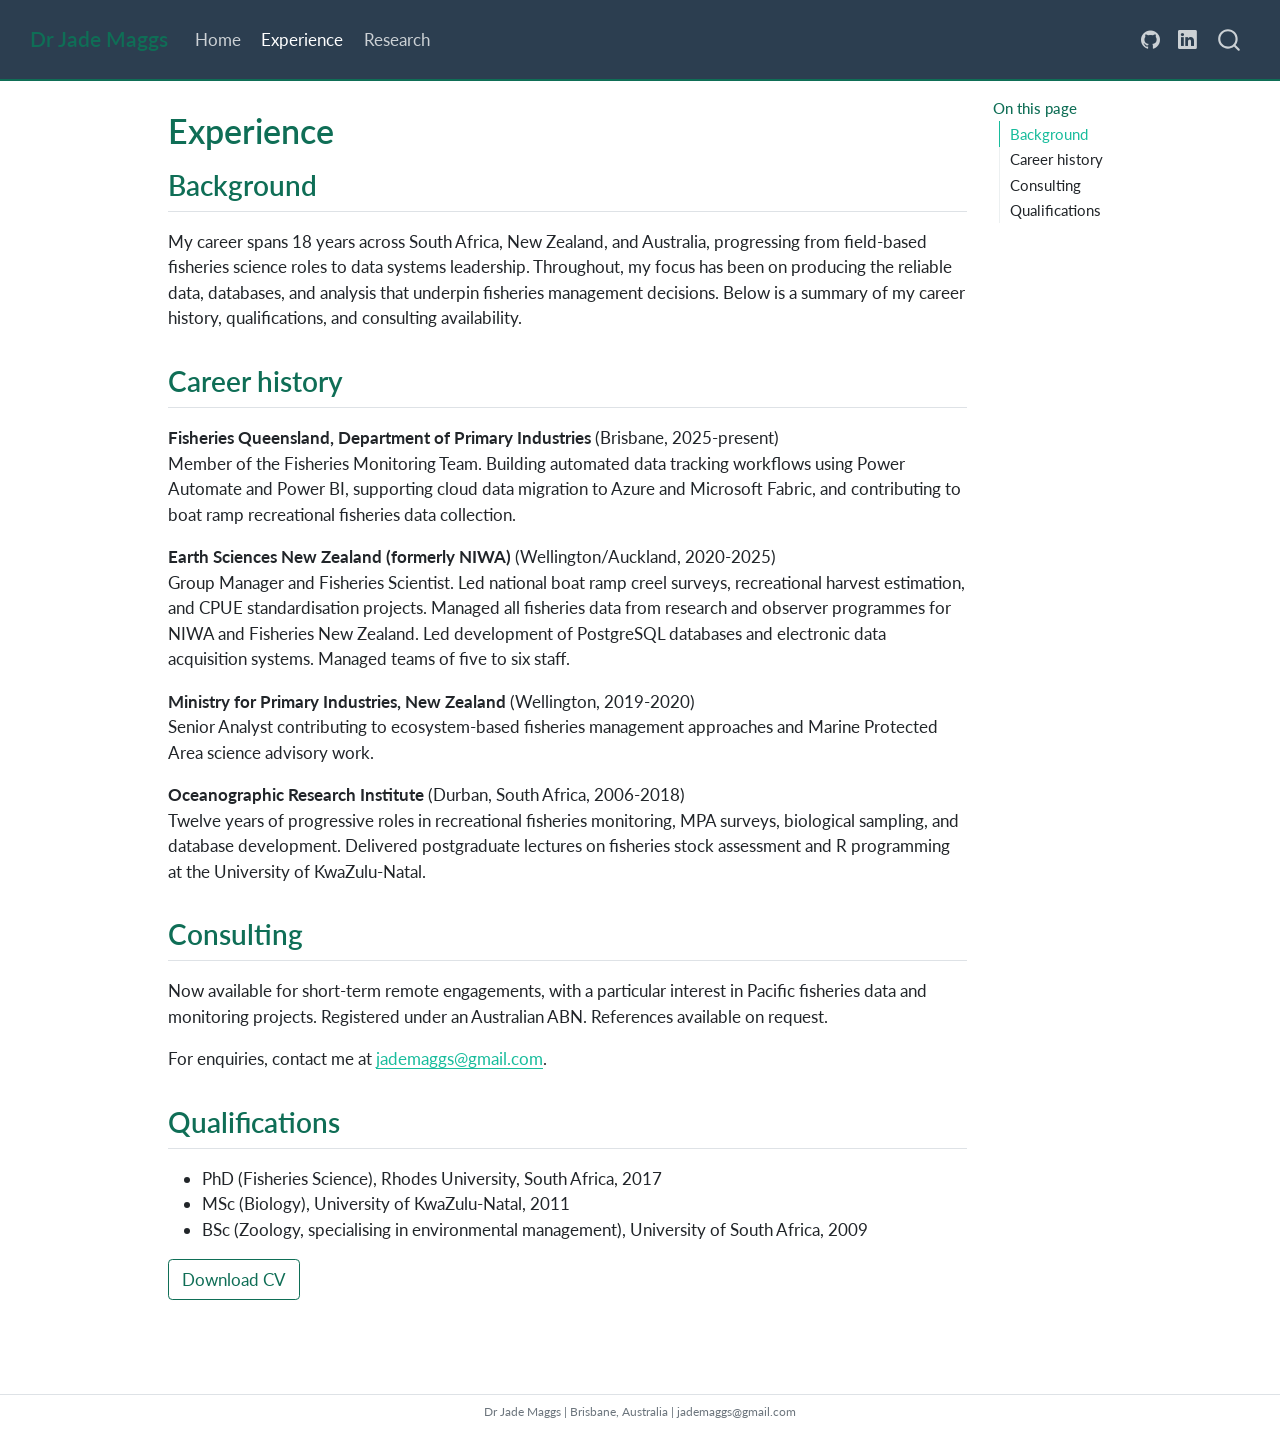
<file: docs/experience.html>
<!DOCTYPE html>
<html xmlns="http://www.w3.org/1999/xhtml" lang="en" xml:lang="en"><head>

<meta charset="utf-8">
<meta name="generator" content="quarto-1.9.38">

<meta name="viewport" content="width=device-width, initial-scale=1.0, user-scalable=yes">


<title>Experience – Dr Jade Maggs</title>
<style>
/* Default styles provided by pandoc.
** See https://pandoc.org/MANUAL.html#variables-for-html for config info.
*/
code{white-space: pre-wrap;}
span.smallcaps{font-variant: small-caps;}
div.columns{display: flex; gap: min(4vw, 1.5em);}
div.column{flex: auto; overflow-x: auto;}
div.hanging-indent{margin-left: 1.5em; text-indent: -1.5em;}
ul.task-list{list-style: none;}
ul.task-list li input[type="checkbox"] {
  width: 0.8em;
  margin: 0 0.8em 0.2em -1em; /* quarto-specific, see https://github.com/quarto-dev/quarto-cli/issues/4556 */ 
  vertical-align: middle;
}
</style>


<script src="site_libs/quarto-nav/quarto-nav.js"></script>
<script src="site_libs/quarto-nav/headroom.min.js"></script>
<script src="site_libs/clipboard/clipboard.min.js"></script>
<script src="site_libs/quarto-search/autocomplete.umd.js"></script>
<script src="site_libs/quarto-search/fuse.min.js"></script>
<script src="site_libs/quarto-search/quarto-search.js"></script>
<meta name="quarto:offset" content="./">
<script src="site_libs/quarto-html/quarto.js" type="module"></script>
<script src="site_libs/quarto-html/tabsets/tabsets.js" type="module"></script>
<script src="site_libs/quarto-html/popper.min.js"></script>
<script src="site_libs/quarto-html/tippy.umd.min.js"></script>
<script src="site_libs/quarto-html/anchor.min.js"></script>
<link href="site_libs/quarto-html/tippy.css" rel="stylesheet">
<link href="site_libs/quarto-html/quarto-syntax-highlighting-15634bcf2e68342d4ad2dfa704d543f6.css" rel="stylesheet" id="quarto-text-highlighting-styles">
<script src="site_libs/bootstrap/bootstrap.min.js"></script>
<link href="site_libs/bootstrap/bootstrap-icons.css" rel="stylesheet">
<link href="site_libs/bootstrap/bootstrap-6b423f165eeea3787de40cb4f8e821c3.min.css" rel="stylesheet" append-hash="true" id="quarto-bootstrap" data-mode="light">
<script id="quarto-search-options" type="application/json">{
  "location": "navbar",
  "copy-button": false,
  "collapse-after": 3,
  "panel-placement": "end",
  "type": "overlay",
  "limit": 50,
  "keyboard-shortcut": [
    "f",
    "/",
    "s"
  ],
  "show-item-context": false,
  "language": {
    "search-no-results-text": "No results",
    "search-matching-documents-text": "matching documents",
    "search-copy-link-title": "Copy link to search",
    "search-hide-matches-text": "Hide additional matches",
    "search-more-match-text": "more match in this document",
    "search-more-matches-text": "more matches in this document",
    "search-clear-button-title": "Clear",
    "search-text-placeholder": "",
    "search-detached-cancel-button-title": "Cancel",
    "search-submit-button-title": "Submit",
    "search-label": "Search"
  }
}</script>


<link rel="stylesheet" href="styles.css">
</head>

<body class="nav-fixed quarto-light">

<div id="quarto-search-results"></div>
  <header id="quarto-header" class="headroom fixed-top">
    <nav class="navbar navbar-expand-lg " data-bs-theme="dark">
      <div class="navbar-container container-fluid">
      <div class="navbar-brand-container mx-auto">
    <a class="navbar-brand" href="./index.html">
    <span class="navbar-title">Dr Jade Maggs</span>
    </a>
  </div>
            <div id="quarto-search" class="" title="Search"></div>
          <button class="navbar-toggler" type="button" data-bs-toggle="collapse" data-bs-target="#navbarCollapse" aria-controls="navbarCollapse" role="menu" aria-expanded="false" aria-label="Toggle navigation" onclick="if (window.quartoToggleHeadroom) { window.quartoToggleHeadroom(); }">
  <span class="navbar-toggler-icon"></span>
</button>
          <div class="collapse navbar-collapse" id="navbarCollapse">
            <ul class="navbar-nav navbar-nav-scroll me-auto">
  <li class="nav-item">
    <a class="nav-link" href="./index.html"> 
<span class="menu-text">Home</span></a>
  </li>  
  <li class="nav-item">
    <a class="nav-link active" href="./experience.html" aria-current="page"> 
<span class="menu-text">Experience</span></a>
  </li>  
  <li class="nav-item">
    <a class="nav-link" href="./research.html"> 
<span class="menu-text">Research</span></a>
  </li>  
</ul>
            <ul class="navbar-nav navbar-nav-scroll ms-auto">
  <li class="nav-item compact">
    <a class="nav-link" href="https://github.com/jademaggs"> <i class="bi bi-github" role="img">
</i> 
<span class="menu-text"></span></a>
  </li>  
  <li class="nav-item compact">
    <a class="nav-link" href="https://www.linkedin.com/in/jade-maggs-phd-5a091729/"> <i class="bi bi-linkedin" role="img">
</i> 
<span class="menu-text"></span></a>
  </li>  
</ul>
          </div> <!-- /navcollapse -->
            <div class="quarto-navbar-tools">
</div>
      </div> <!-- /container-fluid -->
    </nav>
</header>
<!-- content -->
<div id="quarto-content" class="quarto-container page-columns page-rows-contents page-layout-article page-navbar">
<!-- sidebar -->
<!-- margin-sidebar -->
    <div id="quarto-margin-sidebar" class="sidebar margin-sidebar">
        <nav id="TOC" role="doc-toc" class="toc-active">
    <h2 id="toc-title">On this page</h2>
   
  <ul>
  <li><a href="#background" id="toc-background" class="nav-link active" data-scroll-target="#background">Background</a></li>
  <li><a href="#career-history" id="toc-career-history" class="nav-link" data-scroll-target="#career-history">Career history</a></li>
  <li><a href="#consulting" id="toc-consulting" class="nav-link" data-scroll-target="#consulting">Consulting</a></li>
  <li><a href="#qualifications" id="toc-qualifications" class="nav-link" data-scroll-target="#qualifications">Qualifications</a></li>
  </ul>
</nav>
    </div>
<!-- main -->
<main class="content" id="quarto-document-content">

<header id="title-block-header" class="quarto-title-block default">
<div class="quarto-title">
<h1 class="title">Experience</h1>
</div>



<div class="quarto-title-meta">

    
  
    
  </div>
  


</header>


<section id="background" class="level2">
<h2 class="anchored" data-anchor-id="background">Background</h2>
<p>My career spans 18 years across South Africa, New Zealand, and Australia, progressing from field-based fisheries science roles to data systems leadership. Throughout, my focus has been on producing the reliable data, databases, and analysis that underpin fisheries management decisions. Below is a summary of my career history, qualifications, and consulting availability.</p>
</section>
<section id="career-history" class="level2">
<h2 class="anchored" data-anchor-id="career-history">Career history</h2>
<p><strong>Fisheries Queensland, Department of Primary Industries</strong> (Brisbane, 2025-present)<br>
Member of the Fisheries Monitoring Team. Building automated data tracking workflows using Power Automate and Power BI, supporting cloud data migration to Azure and Microsoft Fabric, and contributing to boat ramp recreational fisheries data collection.</p>
<p><strong>Earth Sciences New Zealand (formerly NIWA)</strong> (Wellington/Auckland, 2020-2025)<br>
Group Manager and Fisheries Scientist. Led national boat ramp creel surveys, recreational harvest estimation, and CPUE standardisation projects. Managed all fisheries data from research and observer programmes for NIWA and Fisheries New Zealand. Led development of PostgreSQL databases and electronic data acquisition systems. Managed teams of five to six staff.</p>
<p><strong>Ministry for Primary Industries, New Zealand</strong> (Wellington, 2019-2020)<br>
Senior Analyst contributing to ecosystem-based fisheries management approaches and Marine Protected Area science advisory work.</p>
<p><strong>Oceanographic Research Institute</strong> (Durban, South Africa, 2006-2018)<br>
Twelve years of progressive roles in recreational fisheries monitoring, MPA surveys, biological sampling, and database development. Delivered postgraduate lectures on fisheries stock assessment and R programming at the University of KwaZulu-Natal.</p>
</section>
<section id="consulting" class="level2">
<h2 class="anchored" data-anchor-id="consulting">Consulting</h2>
<p>Now available for short-term remote engagements, with a particular interest in Pacific fisheries data and monitoring projects. Registered under an Australian ABN. References available on request.</p>
<p>For enquiries, contact me at <a href="mailto:jademaggs@gmail.com">jademaggs@gmail.com</a>.</p>
</section>
<section id="qualifications" class="level2">
<h2 class="anchored" data-anchor-id="qualifications">Qualifications</h2>
<ul>
<li>PhD (Fisheries Science), Rhodes University, South Africa, 2017</li>
<li>MSc (Biology), University of KwaZulu-Natal, 2011</li>
<li>BSc (Zoology, specialising in environmental management), University of South Africa, 2009</li>
</ul>
<p><a href="assets/jade_maggs_cv_consulting.pdf" class="btn btn-outline-primary">Download CV</a></p>


</section>

</main> <!-- /main -->
<script id="quarto-html-after-body" type="application/javascript">
  window.document.addEventListener("DOMContentLoaded", function (event) {
    const icon = "";
    const anchorJS = new window.AnchorJS();
    anchorJS.options = {
      placement: 'right',
      icon: icon
    };
    anchorJS.add('.anchored');
    const isCodeAnnotation = (el) => {
      for (const clz of el.classList) {
        if (clz.startsWith('code-annotation-')) {                     
          return true;
        }
      }
      return false;
    }
    const onCopySuccess = function(e) {
      // button target
      const button = e.trigger;
      // don't keep focus
      button.blur();
      // flash "checked"
      button.classList.add('code-copy-button-checked');
      var currentTitle = button.getAttribute("title");
      button.setAttribute("title", "Copied!");
      let tooltip;
      if (window.bootstrap) {
        button.setAttribute("data-bs-toggle", "tooltip");
        button.setAttribute("data-bs-placement", "left");
        button.setAttribute("data-bs-title", "Copied!");
        tooltip = new bootstrap.Tooltip(button, 
          { trigger: "manual", 
            customClass: "code-copy-button-tooltip",
            offset: [0, -8]});
        tooltip.show();    
      }
      setTimeout(function() {
        if (tooltip) {
          tooltip.hide();
          button.removeAttribute("data-bs-title");
          button.removeAttribute("data-bs-toggle");
          button.removeAttribute("data-bs-placement");
        }
        button.setAttribute("title", currentTitle);
        button.classList.remove('code-copy-button-checked');
      }, 1000);
      // clear code selection
      e.clearSelection();
    }
    const getTextToCopy = function(trigger) {
      const outerScaffold = trigger.parentElement.cloneNode(true);
      const codeEl = outerScaffold.querySelector('code');
      for (const childEl of codeEl.children) {
        if (isCodeAnnotation(childEl)) {
          childEl.remove();
        }
      }
      return codeEl.innerText;
    }
    const clipboard = new window.ClipboardJS('.code-copy-button:not([data-in-quarto-modal])', {
      text: getTextToCopy
    });
    clipboard.on('success', onCopySuccess);
    if (window.document.getElementById('quarto-embedded-source-code-modal')) {
      const clipboardModal = new window.ClipboardJS('.code-copy-button[data-in-quarto-modal]', {
        text: getTextToCopy,
        container: window.document.getElementById('quarto-embedded-source-code-modal')
      });
      clipboardModal.on('success', onCopySuccess);
    }
      var localhostRegex = new RegExp(/^(?:http|https):\/\/localhost\:?[0-9]*\//);
      var mailtoRegex = new RegExp(/^mailto:/);
        var filterRegex = new RegExp('/' + window.location.host + '/');
      var isInternal = (href) => {
          return filterRegex.test(href) || localhostRegex.test(href) || mailtoRegex.test(href);
      }
      // Inspect non-navigation links and adorn them if external
     var links = window.document.querySelectorAll('a[href]:not(.nav-link):not(.navbar-brand):not(.toc-action):not(.sidebar-link):not(.sidebar-item-toggle):not(.pagination-link):not(.no-external):not([aria-hidden]):not(.dropdown-item):not(.quarto-navigation-tool):not(.about-link)');
      for (var i=0; i<links.length; i++) {
        const link = links[i];
        if (!isInternal(link.href)) {
          // undo the damage that might have been done by quarto-nav.js in the case of
          // links that we want to consider external
          if (link.dataset.originalHref !== undefined) {
            link.href = link.dataset.originalHref;
          }
        }
      }
    function tippyHover(el, contentFn, onTriggerFn, onUntriggerFn) {
      const config = {
        allowHTML: true,
        maxWidth: 500,
        delay: 100,
        arrow: false,
        appendTo: function(el) {
            return el.parentElement;
        },
        interactive: true,
        interactiveBorder: 10,
        theme: 'quarto',
        placement: 'bottom-start',
      };
      if (contentFn) {
        config.content = contentFn;
      }
      if (onTriggerFn) {
        config.onTrigger = onTriggerFn;
      }
      if (onUntriggerFn) {
        config.onUntrigger = onUntriggerFn;
      }
      window.tippy(el, config); 
    }
    const noterefs = window.document.querySelectorAll('a[role="doc-noteref"]');
    for (var i=0; i<noterefs.length; i++) {
      const ref = noterefs[i];
      tippyHover(ref, function() {
        // use id or data attribute instead here
        let href = ref.getAttribute('data-footnote-href') || ref.getAttribute('href');
        try { href = new URL(href).hash; } catch {}
        const id = href.replace(/^#\/?/, "");
        const note = window.document.getElementById(id);
        if (note) {
          return note.innerHTML;
        } else {
          return "";
        }
      });
    }
    const xrefs = window.document.querySelectorAll('a.quarto-xref');
    const processXRef = (id, note) => {
      // Strip column container classes
      const stripColumnClz = (el) => {
        el.classList.remove("page-full", "page-columns");
        if (el.children) {
          for (const child of el.children) {
            stripColumnClz(child);
          }
        }
      }
      stripColumnClz(note)
      if (id === null || id.startsWith('sec-')) {
        // Special case sections, only their first couple elements
        const container = document.createElement("div");
        if (note.children && note.children.length > 2) {
          container.appendChild(note.children[0].cloneNode(true));
          for (let i = 1; i < note.children.length; i++) {
            const child = note.children[i];
            if (child.tagName === "P" && child.innerText === "") {
              continue;
            } else {
              container.appendChild(child.cloneNode(true));
              break;
            }
          }
          if (window.Quarto?.typesetMath) {
            window.Quarto.typesetMath(container);
          }
          return container.innerHTML
        } else {
          if (window.Quarto?.typesetMath) {
            window.Quarto.typesetMath(note);
          }
          return note.innerHTML;
        }
      } else {
        // Remove any anchor links if they are present
        const anchorLink = note.querySelector('a.anchorjs-link');
        if (anchorLink) {
          anchorLink.remove();
        }
        if (window.Quarto?.typesetMath) {
          window.Quarto.typesetMath(note);
        }
        if (note.classList.contains("callout")) {
          return note.outerHTML;
        } else {
          return note.innerHTML;
        }
      }
    }
    for (var i=0; i<xrefs.length; i++) {
      const xref = xrefs[i];
      tippyHover(xref, undefined, function(instance) {
        instance.disable();
        let url = xref.getAttribute('href');
        let hash = undefined; 
        if (url.startsWith('#')) {
          hash = url;
        } else {
          try { hash = new URL(url).hash; } catch {}
        }
        if (hash) {
          const id = hash.replace(/^#\/?/, "");
          const note = window.document.getElementById(id);
          if (note !== null) {
            try {
              const html = processXRef(id, note.cloneNode(true));
              instance.setContent(html);
            } finally {
              instance.enable();
              instance.show();
            }
          } else {
            // See if we can fetch this
            fetch(url.split('#')[0])
            .then(res => res.text())
            .then(html => {
              const parser = new DOMParser();
              const htmlDoc = parser.parseFromString(html, "text/html");
              const note = htmlDoc.getElementById(id);
              if (note !== null) {
                const html = processXRef(id, note);
                instance.setContent(html);
              } 
            }).finally(() => {
              instance.enable();
              instance.show();
            });
          }
        } else {
          // See if we can fetch a full url (with no hash to target)
          // This is a special case and we should probably do some content thinning / targeting
          fetch(url)
          .then(res => res.text())
          .then(html => {
            const parser = new DOMParser();
            const htmlDoc = parser.parseFromString(html, "text/html");
            const note = htmlDoc.querySelector('main.content');
            if (note !== null) {
              // This should only happen for chapter cross references
              // (since there is no id in the URL)
              // remove the first header
              if (note.children.length > 0 && note.children[0].tagName === "HEADER") {
                note.children[0].remove();
              }
              const html = processXRef(null, note);
              instance.setContent(html);
            } 
          }).finally(() => {
            instance.enable();
            instance.show();
          });
        }
      }, function(instance) {
      });
    }
        let selectedAnnoteEl;
        const selectorForAnnotation = ( cell, annotation) => {
          let cellAttr = 'data-code-cell="' + cell + '"';
          let lineAttr = 'data-code-annotation="' +  annotation + '"';
          const selector = 'span[' + cellAttr + '][' + lineAttr + ']';
          return selector;
        }
        const selectCodeLines = (annoteEl) => {
          const doc = window.document;
          const targetCell = annoteEl.getAttribute("data-target-cell");
          const targetAnnotation = annoteEl.getAttribute("data-target-annotation");
          const annoteSpan = window.document.querySelector(selectorForAnnotation(targetCell, targetAnnotation));
          const lines = annoteSpan.getAttribute("data-code-lines").split(",");
          const lineIds = lines.map((line) => {
            return targetCell + "-" + line;
          })
          let top = null;
          let height = null;
          let parent = null;
          if (lineIds.length > 0) {
              //compute the position of the single el (top and bottom and make a div)
              const el = window.document.getElementById(lineIds[0]);
              top = el.offsetTop;
              height = el.offsetHeight;
              parent = el.parentElement.parentElement;
            if (lineIds.length > 1) {
              const lastEl = window.document.getElementById(lineIds[lineIds.length - 1]);
              const bottom = lastEl.offsetTop + lastEl.offsetHeight;
              height = bottom - top;
            }
            if (top !== null && height !== null && parent !== null) {
              // cook up a div (if necessary) and position it 
              let div = window.document.getElementById("code-annotation-line-highlight");
              if (div === null) {
                div = window.document.createElement("div");
                div.setAttribute("id", "code-annotation-line-highlight");
                div.style.position = 'absolute';
                parent.appendChild(div);
              }
              div.style.top = top - 2 + "px";
              div.style.height = height + 4 + "px";
              div.style.left = 0;
              let gutterDiv = window.document.getElementById("code-annotation-line-highlight-gutter");
              if (gutterDiv === null) {
                gutterDiv = window.document.createElement("div");
                gutterDiv.setAttribute("id", "code-annotation-line-highlight-gutter");
                gutterDiv.style.position = 'absolute';
                const codeCell = window.document.getElementById(targetCell);
                const gutter = codeCell.querySelector('.code-annotation-gutter');
                gutter.appendChild(gutterDiv);
              }
              gutterDiv.style.top = top - 2 + "px";
              gutterDiv.style.height = height + 4 + "px";
            }
            selectedAnnoteEl = annoteEl;
          }
        };
        const unselectCodeLines = () => {
          const elementsIds = ["code-annotation-line-highlight", "code-annotation-line-highlight-gutter"];
          elementsIds.forEach((elId) => {
            const div = window.document.getElementById(elId);
            if (div) {
              div.remove();
            }
          });
          selectedAnnoteEl = undefined;
        };
          // Handle positioning of the toggle
      window.addEventListener(
        "resize",
        throttle(() => {
          elRect = undefined;
          if (selectedAnnoteEl) {
            selectCodeLines(selectedAnnoteEl);
          }
        }, 10)
      );
      function throttle(fn, ms) {
      let throttle = false;
      let timer;
        return (...args) => {
          if(!throttle) { // first call gets through
              fn.apply(this, args);
              throttle = true;
          } else { // all the others get throttled
              if(timer) clearTimeout(timer); // cancel #2
              timer = setTimeout(() => {
                fn.apply(this, args);
                timer = throttle = false;
              }, ms);
          }
        };
      }
        // Attach click handler to the DT
        const annoteDls = window.document.querySelectorAll('dt[data-target-cell]');
        for (const annoteDlNode of annoteDls) {
          annoteDlNode.addEventListener('click', (event) => {
            const clickedEl = event.target;
            if (clickedEl !== selectedAnnoteEl) {
              unselectCodeLines();
              const activeEl = window.document.querySelector('dt[data-target-cell].code-annotation-active');
              if (activeEl) {
                activeEl.classList.remove('code-annotation-active');
              }
              selectCodeLines(clickedEl);
              clickedEl.classList.add('code-annotation-active');
            } else {
              // Unselect the line
              unselectCodeLines();
              clickedEl.classList.remove('code-annotation-active');
            }
          });
        }
    const findCites = (el) => {
      const parentEl = el.parentElement;
      if (parentEl) {
        const cites = parentEl.dataset.cites;
        if (cites) {
          return {
            el,
            cites: cites.split(' ')
          };
        } else {
          return findCites(el.parentElement)
        }
      } else {
        return undefined;
      }
    };
    var bibliorefs = window.document.querySelectorAll('a[role="doc-biblioref"]');
    for (var i=0; i<bibliorefs.length; i++) {
      const ref = bibliorefs[i];
      const citeInfo = findCites(ref);
      if (citeInfo) {
        tippyHover(citeInfo.el, function() {
          var popup = window.document.createElement('div');
          citeInfo.cites.forEach(function(cite) {
            var citeDiv = window.document.createElement('div');
            citeDiv.classList.add('hanging-indent');
            citeDiv.classList.add('csl-entry');
            var biblioDiv = window.document.getElementById('ref-' + cite);
            if (biblioDiv) {
              citeDiv.innerHTML = biblioDiv.innerHTML;
            }
            popup.appendChild(citeDiv);
          });
          return popup.innerHTML;
        });
      }
    }
  });
  </script>
</div> <!-- /content -->
<footer class="footer">
  <div class="nav-footer">
    <div class="nav-footer-left">
      &nbsp;
    </div>   
    <div class="nav-footer-center">
<p>Dr Jade Maggs | Brisbane, Australia | jademaggs@gmail.com</p>
</div>
    <div class="nav-footer-right">
      &nbsp;
    </div>
  </div>
</footer>




</body></html>
</file>
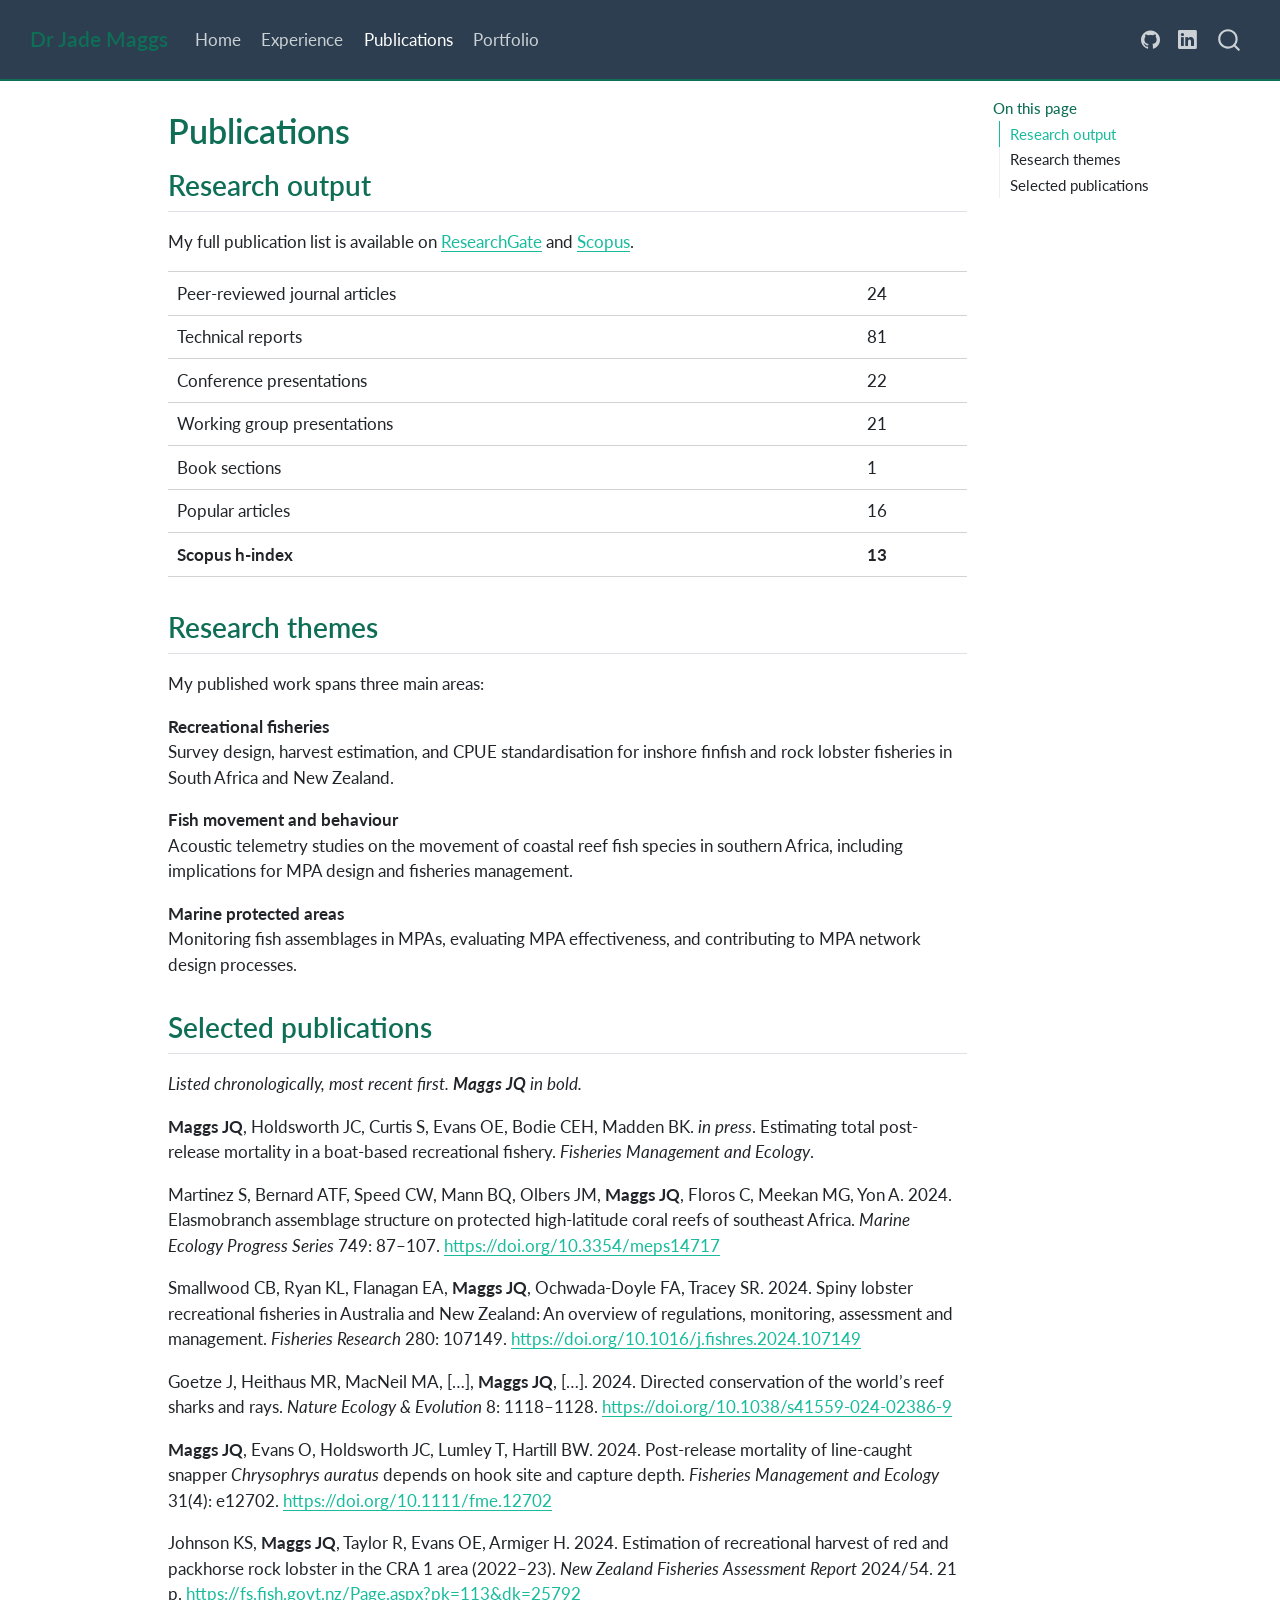
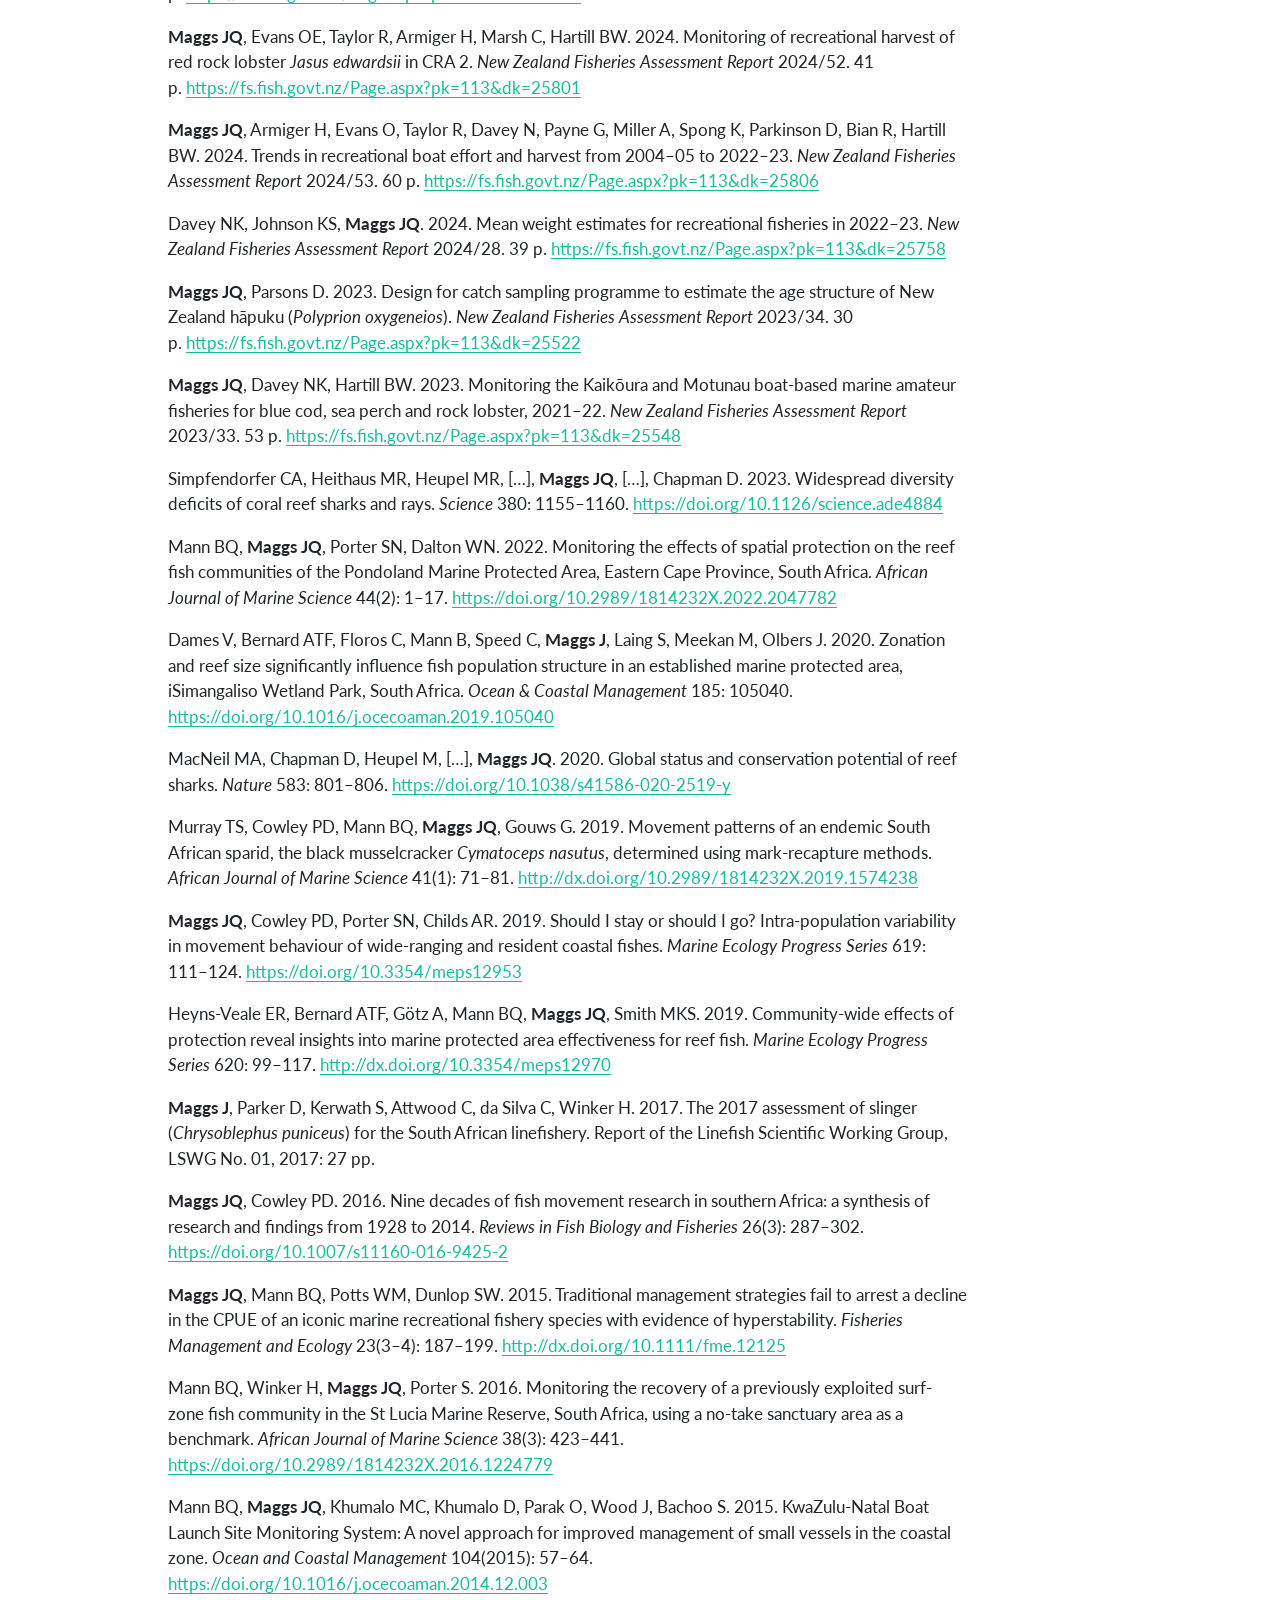
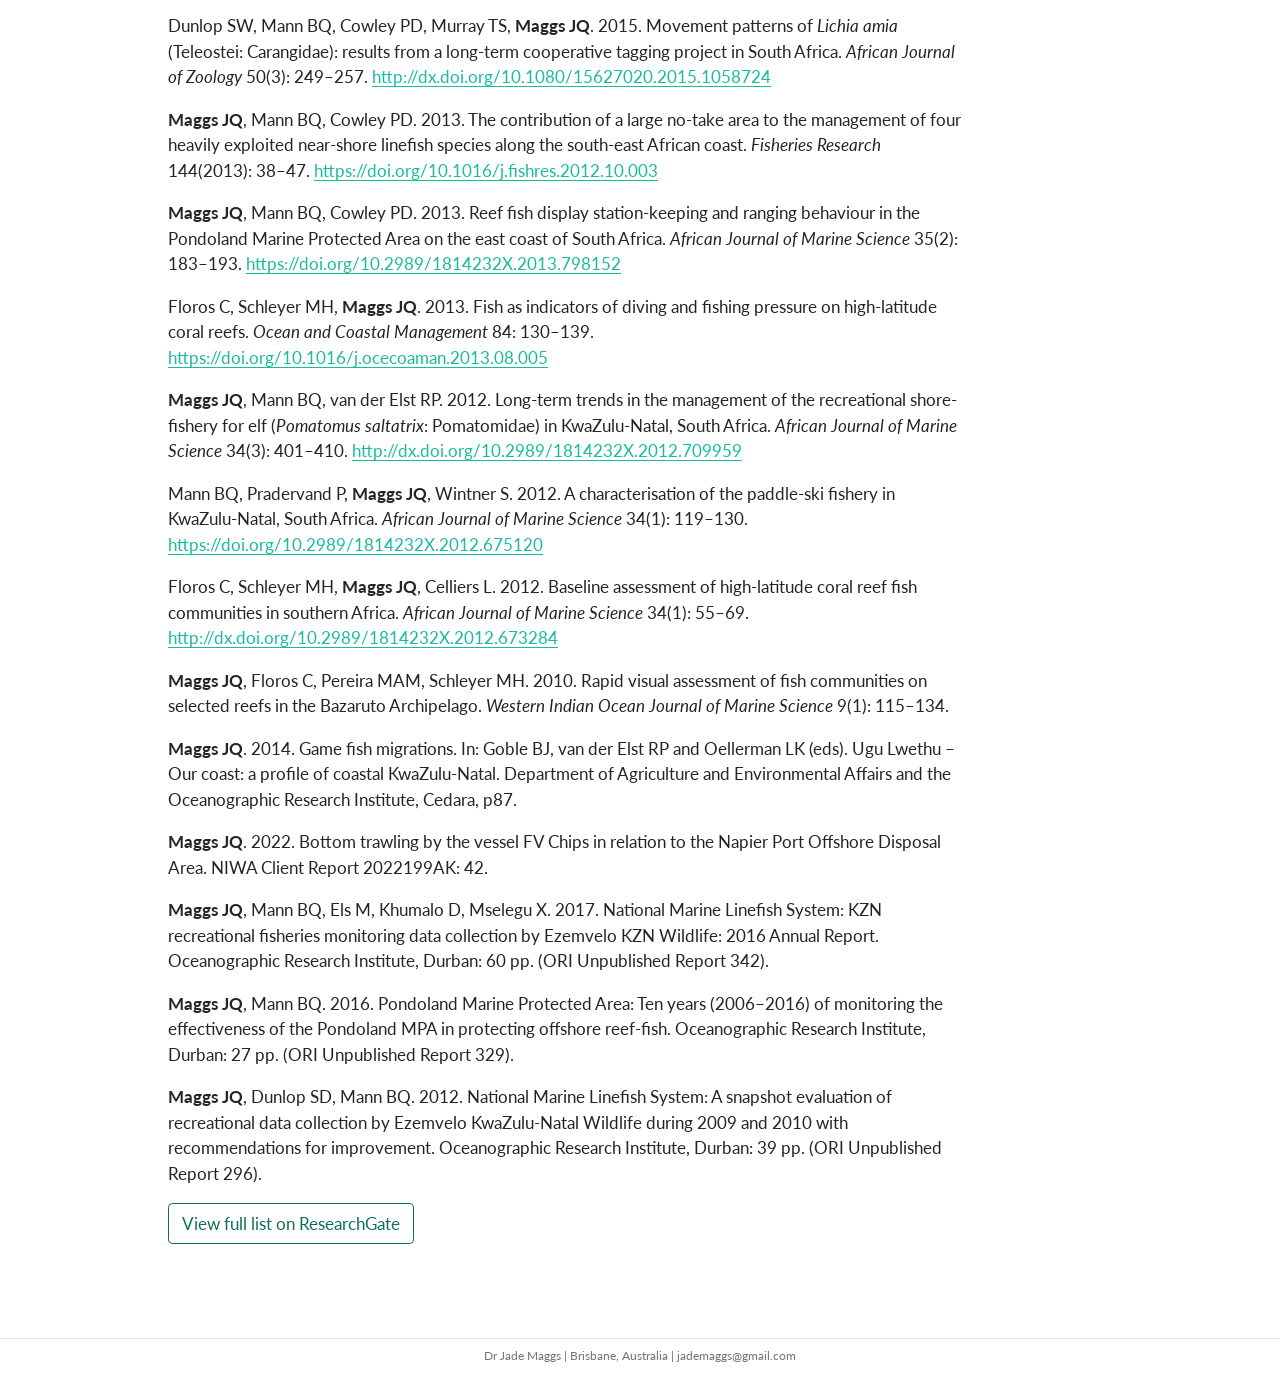
<file: docs/publications.html>
<!DOCTYPE html>
<html xmlns="http://www.w3.org/1999/xhtml" lang="en" xml:lang="en"><head>

<meta charset="utf-8">
<meta name="generator" content="quarto-1.9.38">

<meta name="viewport" content="width=device-width, initial-scale=1.0, user-scalable=yes">


<title>Publications – Dr Jade Maggs</title>
<style>
/* Default styles provided by pandoc.
** See https://pandoc.org/MANUAL.html#variables-for-html for config info.
*/
code{white-space: pre-wrap;}
span.smallcaps{font-variant: small-caps;}
div.columns{display: flex; gap: min(4vw, 1.5em);}
div.column{flex: auto; overflow-x: auto;}
div.hanging-indent{margin-left: 1.5em; text-indent: -1.5em;}
ul.task-list{list-style: none;}
ul.task-list li input[type="checkbox"] {
  width: 0.8em;
  margin: 0 0.8em 0.2em -1em; /* quarto-specific, see https://github.com/quarto-dev/quarto-cli/issues/4556 */ 
  vertical-align: middle;
}
</style>


<script src="site_libs/quarto-nav/quarto-nav.js"></script>
<script src="site_libs/quarto-nav/headroom.min.js"></script>
<script src="site_libs/clipboard/clipboard.min.js"></script>
<script src="site_libs/quarto-search/autocomplete.umd.js"></script>
<script src="site_libs/quarto-search/fuse.min.js"></script>
<script src="site_libs/quarto-search/quarto-search.js"></script>
<meta name="quarto:offset" content="./">
<script src="site_libs/quarto-html/quarto.js" type="module"></script>
<script src="site_libs/quarto-html/tabsets/tabsets.js" type="module"></script>
<script src="site_libs/quarto-html/popper.min.js"></script>
<script src="site_libs/quarto-html/tippy.umd.min.js"></script>
<script src="site_libs/quarto-html/anchor.min.js"></script>
<link href="site_libs/quarto-html/tippy.css" rel="stylesheet">
<link href="site_libs/quarto-html/quarto-syntax-highlighting-15634bcf2e68342d4ad2dfa704d543f6.css" rel="stylesheet" id="quarto-text-highlighting-styles">
<script src="site_libs/bootstrap/bootstrap.min.js"></script>
<link href="site_libs/bootstrap/bootstrap-icons.css" rel="stylesheet">
<link href="site_libs/bootstrap/bootstrap-6b423f165eeea3787de40cb4f8e821c3.min.css" rel="stylesheet" append-hash="true" id="quarto-bootstrap" data-mode="light">
<script id="quarto-search-options" type="application/json">{
  "location": "navbar",
  "copy-button": false,
  "collapse-after": 3,
  "panel-placement": "end",
  "type": "overlay",
  "limit": 50,
  "keyboard-shortcut": [
    "f",
    "/",
    "s"
  ],
  "show-item-context": false,
  "language": {
    "search-no-results-text": "No results",
    "search-matching-documents-text": "matching documents",
    "search-copy-link-title": "Copy link to search",
    "search-hide-matches-text": "Hide additional matches",
    "search-more-match-text": "more match in this document",
    "search-more-matches-text": "more matches in this document",
    "search-clear-button-title": "Clear",
    "search-text-placeholder": "",
    "search-detached-cancel-button-title": "Cancel",
    "search-submit-button-title": "Submit",
    "search-label": "Search"
  }
}</script>


<link rel="stylesheet" href="styles.css">
</head>

<body class="nav-fixed quarto-light">

<div id="quarto-search-results"></div>
  <header id="quarto-header" class="headroom fixed-top">
    <nav class="navbar navbar-expand-lg " data-bs-theme="dark">
      <div class="navbar-container container-fluid">
      <div class="navbar-brand-container mx-auto">
    <a class="navbar-brand" href="./index.html">
    <span class="navbar-title">Dr Jade Maggs</span>
    </a>
  </div>
            <div id="quarto-search" class="" title="Search"></div>
          <button class="navbar-toggler" type="button" data-bs-toggle="collapse" data-bs-target="#navbarCollapse" aria-controls="navbarCollapse" role="menu" aria-expanded="false" aria-label="Toggle navigation" onclick="if (window.quartoToggleHeadroom) { window.quartoToggleHeadroom(); }">
  <span class="navbar-toggler-icon"></span>
</button>
          <div class="collapse navbar-collapse" id="navbarCollapse">
            <ul class="navbar-nav navbar-nav-scroll me-auto">
  <li class="nav-item">
    <a class="nav-link" href="./index.html"> 
<span class="menu-text">Home</span></a>
  </li>  
  <li class="nav-item">
    <a class="nav-link" href="./experience.html"> 
<span class="menu-text">Experience</span></a>
  </li>  
  <li class="nav-item">
    <a class="nav-link active" href="./publications.html" aria-current="page"> 
<span class="menu-text">Publications</span></a>
  </li>  
  <li class="nav-item">
    <a class="nav-link" href="./portfolio.html"> 
<span class="menu-text">Portfolio</span></a>
  </li>  
</ul>
            <ul class="navbar-nav navbar-nav-scroll ms-auto">
  <li class="nav-item compact">
    <a class="nav-link" href="https://github.com/jademaggs"> <i class="bi bi-github" role="img">
</i> 
<span class="menu-text"></span></a>
  </li>  
  <li class="nav-item compact">
    <a class="nav-link" href="https://www.linkedin.com/in/jade-maggs-phd-5a091729/"> <i class="bi bi-linkedin" role="img">
</i> 
<span class="menu-text"></span></a>
  </li>  
</ul>
          </div> <!-- /navcollapse -->
            <div class="quarto-navbar-tools">
</div>
      </div> <!-- /container-fluid -->
    </nav>
</header>
<!-- content -->
<div id="quarto-content" class="quarto-container page-columns page-rows-contents page-layout-article page-navbar">
<!-- sidebar -->
<!-- margin-sidebar -->
    <div id="quarto-margin-sidebar" class="sidebar margin-sidebar">
        <nav id="TOC" role="doc-toc" class="toc-active">
    <h2 id="toc-title">On this page</h2>
   
  <ul>
  <li><a href="#research-output" id="toc-research-output" class="nav-link active" data-scroll-target="#research-output">Research output</a></li>
  <li><a href="#research-themes" id="toc-research-themes" class="nav-link" data-scroll-target="#research-themes">Research themes</a></li>
  <li><a href="#selected-publications" id="toc-selected-publications" class="nav-link" data-scroll-target="#selected-publications">Selected publications</a></li>
  </ul>
</nav>
    </div>
<!-- main -->
<main class="content" id="quarto-document-content">

<header id="title-block-header" class="quarto-title-block default">
<div class="quarto-title">
<h1 class="title">Publications</h1>
</div>



<div class="quarto-title-meta">

    
  
    
  </div>
  


</header>


<section id="research-output" class="level2">
<h2 class="anchored" data-anchor-id="research-output">Research output</h2>
<p>My full publication list is available on <a href="https://www.researchgate.net/profile/Jade_Maggs">ResearchGate</a> and <a href="https://www.scopus.com/authid/detail.uri?authorId=55250227800">Scopus</a>.</p>
<table class="caption-top table">
<tbody>
<tr class="odd">
<td>Peer-reviewed journal articles</td>
<td>24</td>
</tr>
<tr class="even">
<td>Technical reports</td>
<td>81</td>
</tr>
<tr class="odd">
<td>Conference presentations</td>
<td>22</td>
</tr>
<tr class="even">
<td>Working group presentations</td>
<td>21</td>
</tr>
<tr class="odd">
<td>Book sections</td>
<td>1</td>
</tr>
<tr class="even">
<td>Popular articles</td>
<td>16</td>
</tr>
<tr class="odd">
<td><strong>Scopus h-index</strong></td>
<td><strong>13</strong></td>
</tr>
</tbody>
</table>
</section>
<section id="research-themes" class="level2">
<h2 class="anchored" data-anchor-id="research-themes">Research themes</h2>
<p>My published work spans three main areas:</p>
<p><strong>Recreational fisheries</strong><br>
Survey design, harvest estimation, and CPUE standardisation for inshore finfish and rock lobster fisheries in South Africa and New Zealand.</p>
<p><strong>Fish movement and behaviour</strong><br>
Acoustic telemetry studies on the movement of coastal reef fish species in southern Africa, including implications for MPA design and fisheries management.</p>
<p><strong>Marine protected areas</strong><br>
Monitoring fish assemblages in MPAs, evaluating MPA effectiveness, and contributing to MPA network design processes.</p>
</section>
<section id="selected-publications" class="level2">
<h2 class="anchored" data-anchor-id="selected-publications">Selected publications</h2>
<p><em>Listed chronologically, most recent first. <strong>Maggs JQ</strong> in bold.</em></p>
<p><strong>Maggs JQ</strong>, Holdsworth JC, Curtis S, Evans OE, Bodie CEH, Madden BK. <em>in press</em>. Estimating total post-release mortality in a boat-based recreational fishery. <em>Fisheries Management and Ecology</em>.</p>
<p>Martinez S, Bernard ATF, Speed CW, Mann BQ, Olbers JM, <strong>Maggs JQ</strong>, Floros C, Meekan MG, Yon A. 2024. Elasmobranch assemblage structure on protected high-latitude coral reefs of southeast Africa. <em>Marine Ecology Progress Series</em> 749: 87–107. <a href="https://doi.org/10.3354/meps14717" class="uri">https://doi.org/10.3354/meps14717</a></p>
<p>Smallwood CB, Ryan KL, Flanagan EA, <strong>Maggs JQ</strong>, Ochwada-Doyle FA, Tracey SR. 2024. Spiny lobster recreational fisheries in Australia and New Zealand: An overview of regulations, monitoring, assessment and management. <em>Fisheries Research</em> 280: 107149. <a href="https://doi.org/10.1016/j.fishres.2024.107149" class="uri">https://doi.org/10.1016/j.fishres.2024.107149</a></p>
<p>Goetze J, Heithaus MR, MacNeil MA, […], <strong>Maggs JQ</strong>, […]. 2024. Directed conservation of the world’s reef sharks and rays. <em>Nature Ecology &amp; Evolution</em> 8: 1118–1128. <a href="https://doi.org/10.1038/s41559-024-02386-9" class="uri">https://doi.org/10.1038/s41559-024-02386-9</a></p>
<p><strong>Maggs JQ</strong>, Evans O, Holdsworth JC, Lumley T, Hartill BW. 2024. Post-release mortality of line-caught snapper <em>Chrysophrys auratus</em> depends on hook site and capture depth. <em>Fisheries Management and Ecology</em> 31(4): e12702. <a href="https://doi.org/10.1111/fme.12702" class="uri">https://doi.org/10.1111/fme.12702</a></p>
<p>Johnson KS, <strong>Maggs JQ</strong>, Taylor R, Evans OE, Armiger H. 2024. Estimation of recreational harvest of red and packhorse rock lobster in the CRA 1 area (2022–23). <em>New Zealand Fisheries Assessment Report</em> 2024/54. 21 p.&nbsp;<a href="https://fs.fish.govt.nz/Page.aspx?pk=113&amp;dk=25792" class="uri">https://fs.fish.govt.nz/Page.aspx?pk=113&amp;dk=25792</a></p>
<p><strong>Maggs JQ</strong>, Evans OE, Taylor R, Armiger H, Marsh C, Hartill BW. 2024. Monitoring of recreational harvest of red rock lobster <em>Jasus edwardsii</em> in CRA 2. <em>New Zealand Fisheries Assessment Report</em> 2024/52. 41 p.&nbsp;<a href="https://fs.fish.govt.nz/Page.aspx?pk=113&amp;dk=25801" class="uri">https://fs.fish.govt.nz/Page.aspx?pk=113&amp;dk=25801</a></p>
<p><strong>Maggs JQ</strong>, Armiger H, Evans O, Taylor R, Davey N, Payne G, Miller A, Spong K, Parkinson D, Bian R, Hartill BW. 2024. Trends in recreational boat effort and harvest from 2004–05 to 2022–23. <em>New Zealand Fisheries Assessment Report</em> 2024/53. 60 p.&nbsp;<a href="https://fs.fish.govt.nz/Page.aspx?pk=113&amp;dk=25806" class="uri">https://fs.fish.govt.nz/Page.aspx?pk=113&amp;dk=25806</a></p>
<p>Davey NK, Johnson KS, <strong>Maggs JQ</strong>. 2024. Mean weight estimates for recreational fisheries in 2022–23. <em>New Zealand Fisheries Assessment Report</em> 2024/28. 39 p.&nbsp;<a href="https://fs.fish.govt.nz/Page.aspx?pk=113&amp;dk=25758" class="uri">https://fs.fish.govt.nz/Page.aspx?pk=113&amp;dk=25758</a></p>
<p><strong>Maggs JQ</strong>, Parsons D. 2023. Design for catch sampling programme to estimate the age structure of New Zealand hāpuku (<em>Polyprion oxygeneios</em>). <em>New Zealand Fisheries Assessment Report</em> 2023/34. 30 p.&nbsp;<a href="https://fs.fish.govt.nz/Page.aspx?pk=113&amp;dk=25522" class="uri">https://fs.fish.govt.nz/Page.aspx?pk=113&amp;dk=25522</a></p>
<p><strong>Maggs JQ</strong>, Davey NK, Hartill BW. 2023. Monitoring the Kaikōura and Motunau boat-based marine amateur fisheries for blue cod, sea perch and rock lobster, 2021–22. <em>New Zealand Fisheries Assessment Report</em> 2023/33. 53 p.&nbsp;<a href="https://fs.fish.govt.nz/Page.aspx?pk=113&amp;dk=25548" class="uri">https://fs.fish.govt.nz/Page.aspx?pk=113&amp;dk=25548</a></p>
<p>Simpfendorfer CA, Heithaus MR, Heupel MR, […], <strong>Maggs JQ</strong>, […], Chapman D. 2023. Widespread diversity deficits of coral reef sharks and rays. <em>Science</em> 380: 1155–1160. <a href="https://doi.org/10.1126/science.ade4884" class="uri">https://doi.org/10.1126/science.ade4884</a></p>
<p>Mann BQ, <strong>Maggs JQ</strong>, Porter SN, Dalton WN. 2022. Monitoring the effects of spatial protection on the reef fish communities of the Pondoland Marine Protected Area, Eastern Cape Province, South Africa. <em>African Journal of Marine Science</em> 44(2): 1–17. <a href="https://doi.org/10.2989/1814232X.2022.2047782" class="uri">https://doi.org/10.2989/1814232X.2022.2047782</a></p>
<p>Dames V, Bernard ATF, Floros C, Mann B, Speed C, <strong>Maggs J</strong>, Laing S, Meekan M, Olbers J. 2020. Zonation and reef size significantly influence fish population structure in an established marine protected area, iSimangaliso Wetland Park, South Africa. <em>Ocean &amp; Coastal Management</em> 185: 105040. <a href="https://doi.org/10.1016/j.ocecoaman.2019.105040" class="uri">https://doi.org/10.1016/j.ocecoaman.2019.105040</a></p>
<p>MacNeil MA, Chapman D, Heupel M, […], <strong>Maggs JQ</strong>. 2020. Global status and conservation potential of reef sharks. <em>Nature</em> 583: 801–806. <a href="https://doi.org/10.1038/s41586-020-2519-y" class="uri">https://doi.org/10.1038/s41586-020-2519-y</a></p>
<p>Murray TS, Cowley PD, Mann BQ, <strong>Maggs JQ</strong>, Gouws G. 2019. Movement patterns of an endemic South African sparid, the black musselcracker <em>Cymatoceps nasutus</em>, determined using mark-recapture methods. <em>African Journal of Marine Science</em> 41(1): 71–81. <a href="http://dx.doi.org/10.2989/1814232X.2019.1574238" class="uri">http://dx.doi.org/10.2989/1814232X.2019.1574238</a></p>
<p><strong>Maggs JQ</strong>, Cowley PD, Porter SN, Childs AR. 2019. Should I stay or should I go? Intra-population variability in movement behaviour of wide-ranging and resident coastal fishes. <em>Marine Ecology Progress Series</em> 619: 111–124. <a href="https://doi.org/10.3354/meps12953" class="uri">https://doi.org/10.3354/meps12953</a></p>
<p>Heyns-Veale ER, Bernard ATF, Götz A, Mann BQ, <strong>Maggs JQ</strong>, Smith MKS. 2019. Community-wide effects of protection reveal insights into marine protected area effectiveness for reef fish. <em>Marine Ecology Progress Series</em> 620: 99–117. <a href="http://dx.doi.org/10.3354/meps12970" class="uri">http://dx.doi.org/10.3354/meps12970</a></p>
<p><strong>Maggs J</strong>, Parker D, Kerwath S, Attwood C, da Silva C, Winker H. 2017. The 2017 assessment of slinger (<em>Chrysoblephus puniceus</em>) for the South African linefishery. Report of the Linefish Scientific Working Group, LSWG No.&nbsp;01, 2017: 27 pp.</p>
<p><strong>Maggs JQ</strong>, Cowley PD. 2016. Nine decades of fish movement research in southern Africa: a synthesis of research and findings from 1928 to 2014. <em>Reviews in Fish Biology and Fisheries</em> 26(3): 287–302. <a href="https://doi.org/10.1007/s11160-016-9425-2" class="uri">https://doi.org/10.1007/s11160-016-9425-2</a></p>
<p><strong>Maggs JQ</strong>, Mann BQ, Potts WM, Dunlop SW. 2015. Traditional management strategies fail to arrest a decline in the CPUE of an iconic marine recreational fishery species with evidence of hyperstability. <em>Fisheries Management and Ecology</em> 23(3–4): 187–199. <a href="http://dx.doi.org/10.1111/fme.12125" class="uri">http://dx.doi.org/10.1111/fme.12125</a></p>
<p>Mann BQ, Winker H, <strong>Maggs JQ</strong>, Porter S. 2016. Monitoring the recovery of a previously exploited surf-zone fish community in the St Lucia Marine Reserve, South Africa, using a no-take sanctuary area as a benchmark. <em>African Journal of Marine Science</em> 38(3): 423–441. <a href="https://doi.org/10.2989/1814232X.2016.1224779" class="uri">https://doi.org/10.2989/1814232X.2016.1224779</a></p>
<p>Mann BQ, <strong>Maggs JQ</strong>, Khumalo MC, Khumalo D, Parak O, Wood J, Bachoo S. 2015. KwaZulu-Natal Boat Launch Site Monitoring System: A novel approach for improved management of small vessels in the coastal zone. <em>Ocean and Coastal Management</em> 104(2015): 57–64. <a href="https://doi.org/10.1016/j.ocecoaman.2014.12.003" class="uri">https://doi.org/10.1016/j.ocecoaman.2014.12.003</a></p>
<p>Dunlop SW, Mann BQ, Cowley PD, Murray TS, <strong>Maggs JQ</strong>. 2015. Movement patterns of <em>Lichia amia</em> (Teleostei: Carangidae): results from a long-term cooperative tagging project in South Africa. <em>African Journal of Zoology</em> 50(3): 249–257. <a href="http://dx.doi.org/10.1080/15627020.2015.1058724" class="uri">http://dx.doi.org/10.1080/15627020.2015.1058724</a></p>
<p><strong>Maggs JQ</strong>, Mann BQ, Cowley PD. 2013. The contribution of a large no-take area to the management of four heavily exploited near-shore linefish species along the south-east African coast. <em>Fisheries Research</em> 144(2013): 38–47. <a href="https://doi.org/10.1016/j.fishres.2012.10.003" class="uri">https://doi.org/10.1016/j.fishres.2012.10.003</a></p>
<p><strong>Maggs JQ</strong>, Mann BQ, Cowley PD. 2013. Reef fish display station-keeping and ranging behaviour in the Pondoland Marine Protected Area on the east coast of South Africa. <em>African Journal of Marine Science</em> 35(2): 183–193. <a href="https://doi.org/10.2989/1814232X.2013.798152" class="uri">https://doi.org/10.2989/1814232X.2013.798152</a></p>
<p>Floros C, Schleyer MH, <strong>Maggs JQ</strong>. 2013. Fish as indicators of diving and fishing pressure on high-latitude coral reefs. <em>Ocean and Coastal Management</em> 84: 130–139. <a href="https://doi.org/10.1016/j.ocecoaman.2013.08.005" class="uri">https://doi.org/10.1016/j.ocecoaman.2013.08.005</a></p>
<p><strong>Maggs JQ</strong>, Mann BQ, van der Elst RP. 2012. Long-term trends in the management of the recreational shore-fishery for elf (<em>Pomatomus saltatrix</em>: Pomatomidae) in KwaZulu-Natal, South Africa. <em>African Journal of Marine Science</em> 34(3): 401–410. <a href="http://dx.doi.org/10.2989/1814232X.2012.709959" class="uri">http://dx.doi.org/10.2989/1814232X.2012.709959</a></p>
<p>Mann BQ, Pradervand P, <strong>Maggs JQ</strong>, Wintner S. 2012. A characterisation of the paddle-ski fishery in KwaZulu-Natal, South Africa. <em>African Journal of Marine Science</em> 34(1): 119–130. <a href="https://doi.org/10.2989/1814232X.2012.675120" class="uri">https://doi.org/10.2989/1814232X.2012.675120</a></p>
<p>Floros C, Schleyer MH, <strong>Maggs JQ</strong>, Celliers L. 2012. Baseline assessment of high-latitude coral reef fish communities in southern Africa. <em>African Journal of Marine Science</em> 34(1): 55–69. <a href="http://dx.doi.org/10.2989/1814232X.2012.673284" class="uri">http://dx.doi.org/10.2989/1814232X.2012.673284</a></p>
<p><strong>Maggs JQ</strong>, Floros C, Pereira MAM, Schleyer MH. 2010. Rapid visual assessment of fish communities on selected reefs in the Bazaruto Archipelago. <em>Western Indian Ocean Journal of Marine Science</em> 9(1): 115–134.</p>
<p><strong>Maggs JQ</strong>. 2014. Game fish migrations. In: Goble BJ, van der Elst RP and Oellerman LK (eds). Ugu Lwethu – Our coast: a profile of coastal KwaZulu-Natal. Department of Agriculture and Environmental Affairs and the Oceanographic Research Institute, Cedara, p87.</p>
<p><strong>Maggs JQ</strong>. 2022. Bottom trawling by the vessel FV Chips in relation to the Napier Port Offshore Disposal Area. NIWA Client Report 2022199AK: 42.</p>
<p><strong>Maggs JQ</strong>, Mann BQ, Els M, Khumalo D, Mselegu X. 2017. National Marine Linefish System: KZN recreational fisheries monitoring data collection by Ezemvelo KZN Wildlife: 2016 Annual Report. Oceanographic Research Institute, Durban: 60 pp.&nbsp;(ORI Unpublished Report 342).</p>
<p><strong>Maggs JQ</strong>, Mann BQ. 2016. Pondoland Marine Protected Area: Ten years (2006–2016) of monitoring the effectiveness of the Pondoland MPA in protecting offshore reef-fish. Oceanographic Research Institute, Durban: 27 pp.&nbsp;(ORI Unpublished Report 329).</p>
<p><strong>Maggs JQ</strong>, Dunlop SD, Mann BQ. 2012. National Marine Linefish System: A snapshot evaluation of recreational data collection by Ezemvelo KwaZulu-Natal Wildlife during 2009 and 2010 with recommendations for improvement. Oceanographic Research Institute, Durban: 39 pp.&nbsp;(ORI Unpublished Report 296).</p>
<p><a href="https://www.researchgate.net/profile/Jade_Maggs" class="btn btn-outline-primary">View full list on ResearchGate</a></p>


</section>

</main> <!-- /main -->
<script id="quarto-html-after-body" type="application/javascript">
  window.document.addEventListener("DOMContentLoaded", function (event) {
    const icon = "";
    const anchorJS = new window.AnchorJS();
    anchorJS.options = {
      placement: 'right',
      icon: icon
    };
    anchorJS.add('.anchored');
    const isCodeAnnotation = (el) => {
      for (const clz of el.classList) {
        if (clz.startsWith('code-annotation-')) {                     
          return true;
        }
      }
      return false;
    }
    const onCopySuccess = function(e) {
      // button target
      const button = e.trigger;
      // don't keep focus
      button.blur();
      // flash "checked"
      button.classList.add('code-copy-button-checked');
      var currentTitle = button.getAttribute("title");
      button.setAttribute("title", "Copied!");
      let tooltip;
      if (window.bootstrap) {
        button.setAttribute("data-bs-toggle", "tooltip");
        button.setAttribute("data-bs-placement", "left");
        button.setAttribute("data-bs-title", "Copied!");
        tooltip = new bootstrap.Tooltip(button, 
          { trigger: "manual", 
            customClass: "code-copy-button-tooltip",
            offset: [0, -8]});
        tooltip.show();    
      }
      setTimeout(function() {
        if (tooltip) {
          tooltip.hide();
          button.removeAttribute("data-bs-title");
          button.removeAttribute("data-bs-toggle");
          button.removeAttribute("data-bs-placement");
        }
        button.setAttribute("title", currentTitle);
        button.classList.remove('code-copy-button-checked');
      }, 1000);
      // clear code selection
      e.clearSelection();
    }
    const getTextToCopy = function(trigger) {
      const outerScaffold = trigger.parentElement.cloneNode(true);
      const codeEl = outerScaffold.querySelector('code');
      for (const childEl of codeEl.children) {
        if (isCodeAnnotation(childEl)) {
          childEl.remove();
        }
      }
      return codeEl.innerText;
    }
    const clipboard = new window.ClipboardJS('.code-copy-button:not([data-in-quarto-modal])', {
      text: getTextToCopy
    });
    clipboard.on('success', onCopySuccess);
    if (window.document.getElementById('quarto-embedded-source-code-modal')) {
      const clipboardModal = new window.ClipboardJS('.code-copy-button[data-in-quarto-modal]', {
        text: getTextToCopy,
        container: window.document.getElementById('quarto-embedded-source-code-modal')
      });
      clipboardModal.on('success', onCopySuccess);
    }
      var localhostRegex = new RegExp(/^(?:http|https):\/\/localhost\:?[0-9]*\//);
      var mailtoRegex = new RegExp(/^mailto:/);
        var filterRegex = new RegExp('/' + window.location.host + '/');
      var isInternal = (href) => {
          return filterRegex.test(href) || localhostRegex.test(href) || mailtoRegex.test(href);
      }
      // Inspect non-navigation links and adorn them if external
     var links = window.document.querySelectorAll('a[href]:not(.nav-link):not(.navbar-brand):not(.toc-action):not(.sidebar-link):not(.sidebar-item-toggle):not(.pagination-link):not(.no-external):not([aria-hidden]):not(.dropdown-item):not(.quarto-navigation-tool):not(.about-link)');
      for (var i=0; i<links.length; i++) {
        const link = links[i];
        if (!isInternal(link.href)) {
          // undo the damage that might have been done by quarto-nav.js in the case of
          // links that we want to consider external
          if (link.dataset.originalHref !== undefined) {
            link.href = link.dataset.originalHref;
          }
        }
      }
    function tippyHover(el, contentFn, onTriggerFn, onUntriggerFn) {
      const config = {
        allowHTML: true,
        maxWidth: 500,
        delay: 100,
        arrow: false,
        appendTo: function(el) {
            return el.parentElement;
        },
        interactive: true,
        interactiveBorder: 10,
        theme: 'quarto',
        placement: 'bottom-start',
      };
      if (contentFn) {
        config.content = contentFn;
      }
      if (onTriggerFn) {
        config.onTrigger = onTriggerFn;
      }
      if (onUntriggerFn) {
        config.onUntrigger = onUntriggerFn;
      }
      window.tippy(el, config); 
    }
    const noterefs = window.document.querySelectorAll('a[role="doc-noteref"]');
    for (var i=0; i<noterefs.length; i++) {
      const ref = noterefs[i];
      tippyHover(ref, function() {
        // use id or data attribute instead here
        let href = ref.getAttribute('data-footnote-href') || ref.getAttribute('href');
        try { href = new URL(href).hash; } catch {}
        const id = href.replace(/^#\/?/, "");
        const note = window.document.getElementById(id);
        if (note) {
          return note.innerHTML;
        } else {
          return "";
        }
      });
    }
    const xrefs = window.document.querySelectorAll('a.quarto-xref');
    const processXRef = (id, note) => {
      // Strip column container classes
      const stripColumnClz = (el) => {
        el.classList.remove("page-full", "page-columns");
        if (el.children) {
          for (const child of el.children) {
            stripColumnClz(child);
          }
        }
      }
      stripColumnClz(note)
      if (id === null || id.startsWith('sec-')) {
        // Special case sections, only their first couple elements
        const container = document.createElement("div");
        if (note.children && note.children.length > 2) {
          container.appendChild(note.children[0].cloneNode(true));
          for (let i = 1; i < note.children.length; i++) {
            const child = note.children[i];
            if (child.tagName === "P" && child.innerText === "") {
              continue;
            } else {
              container.appendChild(child.cloneNode(true));
              break;
            }
          }
          if (window.Quarto?.typesetMath) {
            window.Quarto.typesetMath(container);
          }
          return container.innerHTML
        } else {
          if (window.Quarto?.typesetMath) {
            window.Quarto.typesetMath(note);
          }
          return note.innerHTML;
        }
      } else {
        // Remove any anchor links if they are present
        const anchorLink = note.querySelector('a.anchorjs-link');
        if (anchorLink) {
          anchorLink.remove();
        }
        if (window.Quarto?.typesetMath) {
          window.Quarto.typesetMath(note);
        }
        if (note.classList.contains("callout")) {
          return note.outerHTML;
        } else {
          return note.innerHTML;
        }
      }
    }
    for (var i=0; i<xrefs.length; i++) {
      const xref = xrefs[i];
      tippyHover(xref, undefined, function(instance) {
        instance.disable();
        let url = xref.getAttribute('href');
        let hash = undefined; 
        if (url.startsWith('#')) {
          hash = url;
        } else {
          try { hash = new URL(url).hash; } catch {}
        }
        if (hash) {
          const id = hash.replace(/^#\/?/, "");
          const note = window.document.getElementById(id);
          if (note !== null) {
            try {
              const html = processXRef(id, note.cloneNode(true));
              instance.setContent(html);
            } finally {
              instance.enable();
              instance.show();
            }
          } else {
            // See if we can fetch this
            fetch(url.split('#')[0])
            .then(res => res.text())
            .then(html => {
              const parser = new DOMParser();
              const htmlDoc = parser.parseFromString(html, "text/html");
              const note = htmlDoc.getElementById(id);
              if (note !== null) {
                const html = processXRef(id, note);
                instance.setContent(html);
              } 
            }).finally(() => {
              instance.enable();
              instance.show();
            });
          }
        } else {
          // See if we can fetch a full url (with no hash to target)
          // This is a special case and we should probably do some content thinning / targeting
          fetch(url)
          .then(res => res.text())
          .then(html => {
            const parser = new DOMParser();
            const htmlDoc = parser.parseFromString(html, "text/html");
            const note = htmlDoc.querySelector('main.content');
            if (note !== null) {
              // This should only happen for chapter cross references
              // (since there is no id in the URL)
              // remove the first header
              if (note.children.length > 0 && note.children[0].tagName === "HEADER") {
                note.children[0].remove();
              }
              const html = processXRef(null, note);
              instance.setContent(html);
            } 
          }).finally(() => {
            instance.enable();
            instance.show();
          });
        }
      }, function(instance) {
      });
    }
        let selectedAnnoteEl;
        const selectorForAnnotation = ( cell, annotation) => {
          let cellAttr = 'data-code-cell="' + cell + '"';
          let lineAttr = 'data-code-annotation="' +  annotation + '"';
          const selector = 'span[' + cellAttr + '][' + lineAttr + ']';
          return selector;
        }
        const selectCodeLines = (annoteEl) => {
          const doc = window.document;
          const targetCell = annoteEl.getAttribute("data-target-cell");
          const targetAnnotation = annoteEl.getAttribute("data-target-annotation");
          const annoteSpan = window.document.querySelector(selectorForAnnotation(targetCell, targetAnnotation));
          const lines = annoteSpan.getAttribute("data-code-lines").split(",");
          const lineIds = lines.map((line) => {
            return targetCell + "-" + line;
          })
          let top = null;
          let height = null;
          let parent = null;
          if (lineIds.length > 0) {
              //compute the position of the single el (top and bottom and make a div)
              const el = window.document.getElementById(lineIds[0]);
              top = el.offsetTop;
              height = el.offsetHeight;
              parent = el.parentElement.parentElement;
            if (lineIds.length > 1) {
              const lastEl = window.document.getElementById(lineIds[lineIds.length - 1]);
              const bottom = lastEl.offsetTop + lastEl.offsetHeight;
              height = bottom - top;
            }
            if (top !== null && height !== null && parent !== null) {
              // cook up a div (if necessary) and position it 
              let div = window.document.getElementById("code-annotation-line-highlight");
              if (div === null) {
                div = window.document.createElement("div");
                div.setAttribute("id", "code-annotation-line-highlight");
                div.style.position = 'absolute';
                parent.appendChild(div);
              }
              div.style.top = top - 2 + "px";
              div.style.height = height + 4 + "px";
              div.style.left = 0;
              let gutterDiv = window.document.getElementById("code-annotation-line-highlight-gutter");
              if (gutterDiv === null) {
                gutterDiv = window.document.createElement("div");
                gutterDiv.setAttribute("id", "code-annotation-line-highlight-gutter");
                gutterDiv.style.position = 'absolute';
                const codeCell = window.document.getElementById(targetCell);
                const gutter = codeCell.querySelector('.code-annotation-gutter');
                gutter.appendChild(gutterDiv);
              }
              gutterDiv.style.top = top - 2 + "px";
              gutterDiv.style.height = height + 4 + "px";
            }
            selectedAnnoteEl = annoteEl;
          }
        };
        const unselectCodeLines = () => {
          const elementsIds = ["code-annotation-line-highlight", "code-annotation-line-highlight-gutter"];
          elementsIds.forEach((elId) => {
            const div = window.document.getElementById(elId);
            if (div) {
              div.remove();
            }
          });
          selectedAnnoteEl = undefined;
        };
          // Handle positioning of the toggle
      window.addEventListener(
        "resize",
        throttle(() => {
          elRect = undefined;
          if (selectedAnnoteEl) {
            selectCodeLines(selectedAnnoteEl);
          }
        }, 10)
      );
      function throttle(fn, ms) {
      let throttle = false;
      let timer;
        return (...args) => {
          if(!throttle) { // first call gets through
              fn.apply(this, args);
              throttle = true;
          } else { // all the others get throttled
              if(timer) clearTimeout(timer); // cancel #2
              timer = setTimeout(() => {
                fn.apply(this, args);
                timer = throttle = false;
              }, ms);
          }
        };
      }
        // Attach click handler to the DT
        const annoteDls = window.document.querySelectorAll('dt[data-target-cell]');
        for (const annoteDlNode of annoteDls) {
          annoteDlNode.addEventListener('click', (event) => {
            const clickedEl = event.target;
            if (clickedEl !== selectedAnnoteEl) {
              unselectCodeLines();
              const activeEl = window.document.querySelector('dt[data-target-cell].code-annotation-active');
              if (activeEl) {
                activeEl.classList.remove('code-annotation-active');
              }
              selectCodeLines(clickedEl);
              clickedEl.classList.add('code-annotation-active');
            } else {
              // Unselect the line
              unselectCodeLines();
              clickedEl.classList.remove('code-annotation-active');
            }
          });
        }
    const findCites = (el) => {
      const parentEl = el.parentElement;
      if (parentEl) {
        const cites = parentEl.dataset.cites;
        if (cites) {
          return {
            el,
            cites: cites.split(' ')
          };
        } else {
          return findCites(el.parentElement)
        }
      } else {
        return undefined;
      }
    };
    var bibliorefs = window.document.querySelectorAll('a[role="doc-biblioref"]');
    for (var i=0; i<bibliorefs.length; i++) {
      const ref = bibliorefs[i];
      const citeInfo = findCites(ref);
      if (citeInfo) {
        tippyHover(citeInfo.el, function() {
          var popup = window.document.createElement('div');
          citeInfo.cites.forEach(function(cite) {
            var citeDiv = window.document.createElement('div');
            citeDiv.classList.add('hanging-indent');
            citeDiv.classList.add('csl-entry');
            var biblioDiv = window.document.getElementById('ref-' + cite);
            if (biblioDiv) {
              citeDiv.innerHTML = biblioDiv.innerHTML;
            }
            popup.appendChild(citeDiv);
          });
          return popup.innerHTML;
        });
      }
    }
  });
  </script>
</div> <!-- /content -->
<footer class="footer">
  <div class="nav-footer">
    <div class="nav-footer-left">
      &nbsp;
    </div>   
    <div class="nav-footer-center">
<p>Dr Jade Maggs | Brisbane, Australia | jademaggs@gmail.com</p>
</div>
    <div class="nav-footer-right">
      &nbsp;
    </div>
  </div>
</footer>




</body></html>
</file>
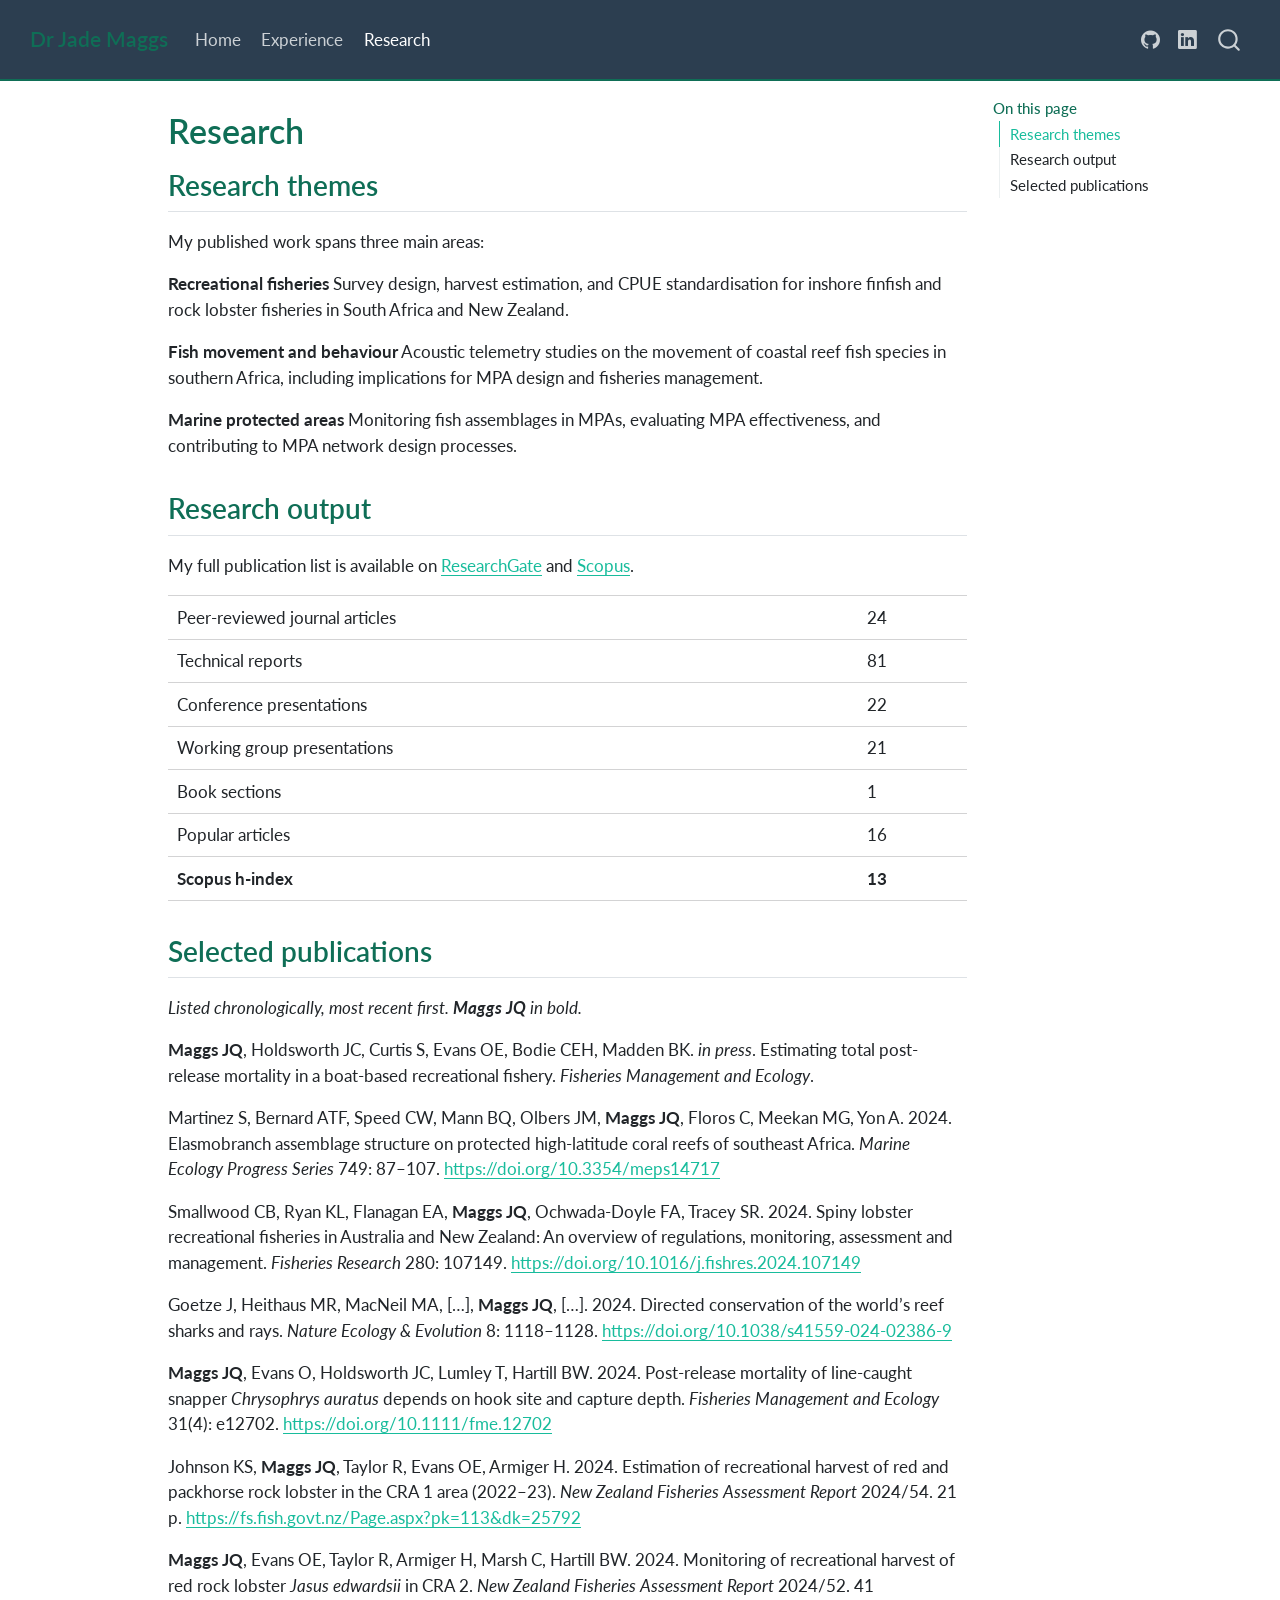
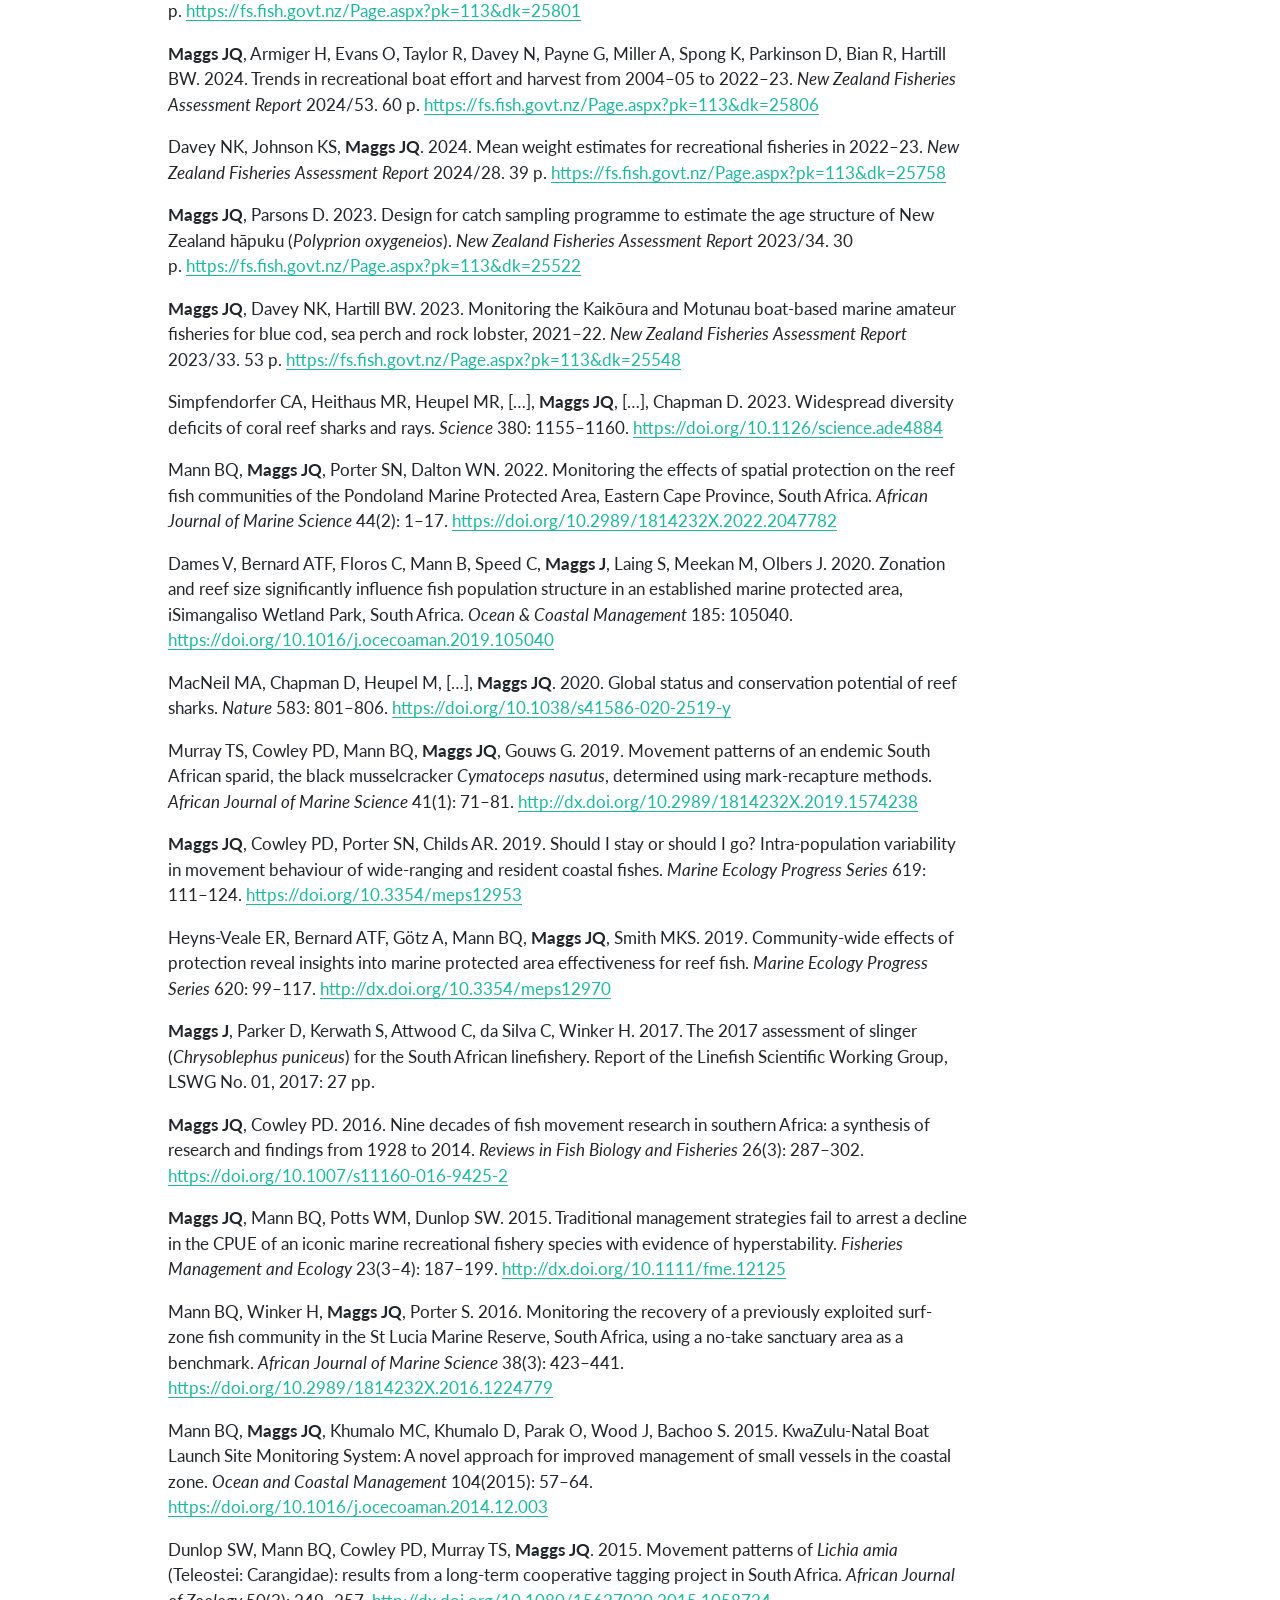
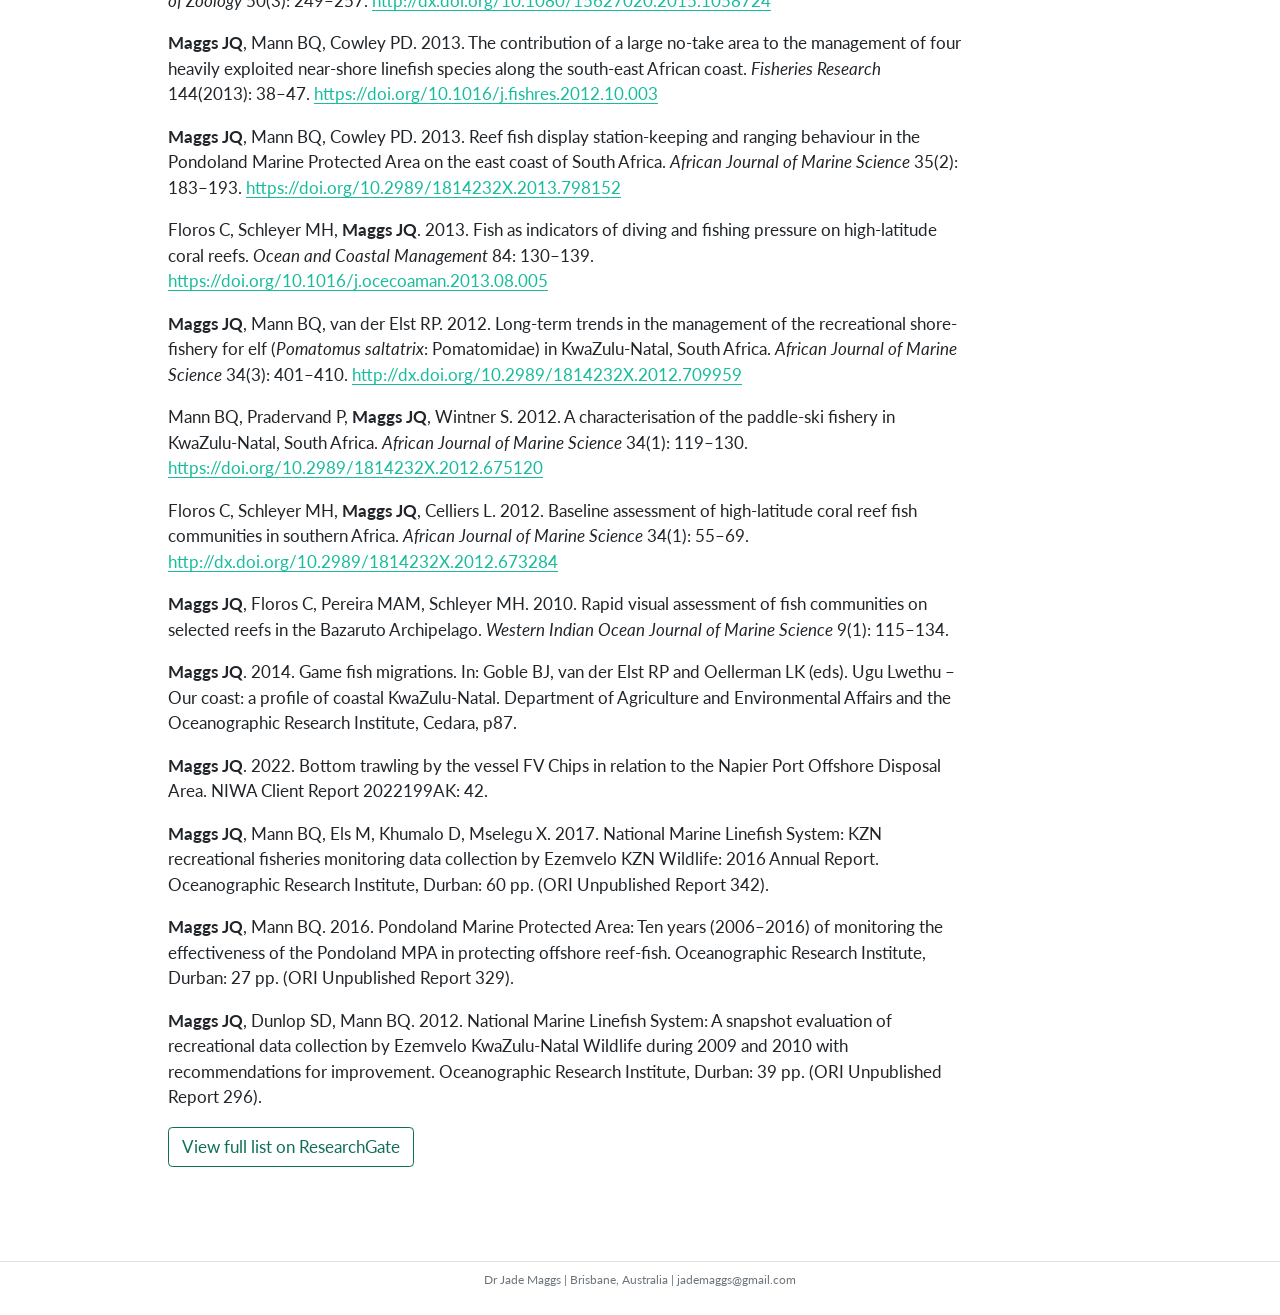
<file: docs/research.html>
<!DOCTYPE html>
<html xmlns="http://www.w3.org/1999/xhtml" lang="en" xml:lang="en"><head>

<meta charset="utf-8">
<meta name="generator" content="quarto-1.9.38">

<meta name="viewport" content="width=device-width, initial-scale=1.0, user-scalable=yes">


<title>Research – Dr Jade Maggs</title>
<style>
/* Default styles provided by pandoc.
** See https://pandoc.org/MANUAL.html#variables-for-html for config info.
*/
code{white-space: pre-wrap;}
span.smallcaps{font-variant: small-caps;}
div.columns{display: flex; gap: min(4vw, 1.5em);}
div.column{flex: auto; overflow-x: auto;}
div.hanging-indent{margin-left: 1.5em; text-indent: -1.5em;}
ul.task-list{list-style: none;}
ul.task-list li input[type="checkbox"] {
  width: 0.8em;
  margin: 0 0.8em 0.2em -1em; /* quarto-specific, see https://github.com/quarto-dev/quarto-cli/issues/4556 */ 
  vertical-align: middle;
}
</style>


<script src="site_libs/quarto-nav/quarto-nav.js"></script>
<script src="site_libs/quarto-nav/headroom.min.js"></script>
<script src="site_libs/clipboard/clipboard.min.js"></script>
<script src="site_libs/quarto-search/autocomplete.umd.js"></script>
<script src="site_libs/quarto-search/fuse.min.js"></script>
<script src="site_libs/quarto-search/quarto-search.js"></script>
<meta name="quarto:offset" content="./">
<script src="site_libs/quarto-html/quarto.js" type="module"></script>
<script src="site_libs/quarto-html/tabsets/tabsets.js" type="module"></script>
<script src="site_libs/quarto-html/popper.min.js"></script>
<script src="site_libs/quarto-html/tippy.umd.min.js"></script>
<script src="site_libs/quarto-html/anchor.min.js"></script>
<link href="site_libs/quarto-html/tippy.css" rel="stylesheet">
<link href="site_libs/quarto-html/quarto-syntax-highlighting-15634bcf2e68342d4ad2dfa704d543f6.css" rel="stylesheet" id="quarto-text-highlighting-styles">
<script src="site_libs/bootstrap/bootstrap.min.js"></script>
<link href="site_libs/bootstrap/bootstrap-icons.css" rel="stylesheet">
<link href="site_libs/bootstrap/bootstrap-6b423f165eeea3787de40cb4f8e821c3.min.css" rel="stylesheet" append-hash="true" id="quarto-bootstrap" data-mode="light">
<script id="quarto-search-options" type="application/json">{
  "location": "navbar",
  "copy-button": false,
  "collapse-after": 3,
  "panel-placement": "end",
  "type": "overlay",
  "limit": 50,
  "keyboard-shortcut": [
    "f",
    "/",
    "s"
  ],
  "show-item-context": false,
  "language": {
    "search-no-results-text": "No results",
    "search-matching-documents-text": "matching documents",
    "search-copy-link-title": "Copy link to search",
    "search-hide-matches-text": "Hide additional matches",
    "search-more-match-text": "more match in this document",
    "search-more-matches-text": "more matches in this document",
    "search-clear-button-title": "Clear",
    "search-text-placeholder": "",
    "search-detached-cancel-button-title": "Cancel",
    "search-submit-button-title": "Submit",
    "search-label": "Search"
  }
}</script>


<link rel="stylesheet" href="styles.css">
</head>

<body class="nav-fixed quarto-light">

<div id="quarto-search-results"></div>
  <header id="quarto-header" class="headroom fixed-top">
    <nav class="navbar navbar-expand-lg " data-bs-theme="dark">
      <div class="navbar-container container-fluid">
      <div class="navbar-brand-container mx-auto">
    <a class="navbar-brand" href="./index.html">
    <span class="navbar-title">Dr Jade Maggs</span>
    </a>
  </div>
            <div id="quarto-search" class="" title="Search"></div>
          <button class="navbar-toggler" type="button" data-bs-toggle="collapse" data-bs-target="#navbarCollapse" aria-controls="navbarCollapse" role="menu" aria-expanded="false" aria-label="Toggle navigation" onclick="if (window.quartoToggleHeadroom) { window.quartoToggleHeadroom(); }">
  <span class="navbar-toggler-icon"></span>
</button>
          <div class="collapse navbar-collapse" id="navbarCollapse">
            <ul class="navbar-nav navbar-nav-scroll me-auto">
  <li class="nav-item">
    <a class="nav-link" href="./index.html"> 
<span class="menu-text">Home</span></a>
  </li>  
  <li class="nav-item">
    <a class="nav-link" href="./experience.html"> 
<span class="menu-text">Experience</span></a>
  </li>  
  <li class="nav-item">
    <a class="nav-link active" href="./research.html" aria-current="page"> 
<span class="menu-text">Research</span></a>
  </li>  
</ul>
            <ul class="navbar-nav navbar-nav-scroll ms-auto">
  <li class="nav-item compact">
    <a class="nav-link" href="https://github.com/jademaggs"> <i class="bi bi-github" role="img">
</i> 
<span class="menu-text"></span></a>
  </li>  
  <li class="nav-item compact">
    <a class="nav-link" href="https://www.linkedin.com/in/jade-maggs-phd-5a091729/"> <i class="bi bi-linkedin" role="img">
</i> 
<span class="menu-text"></span></a>
  </li>  
</ul>
          </div> <!-- /navcollapse -->
            <div class="quarto-navbar-tools">
</div>
      </div> <!-- /container-fluid -->
    </nav>
</header>
<!-- content -->
<div id="quarto-content" class="quarto-container page-columns page-rows-contents page-layout-article page-navbar">
<!-- sidebar -->
<!-- margin-sidebar -->
    <div id="quarto-margin-sidebar" class="sidebar margin-sidebar">
        <nav id="TOC" role="doc-toc" class="toc-active">
    <h2 id="toc-title">On this page</h2>
   
  <ul>
  <li><a href="#research-themes" id="toc-research-themes" class="nav-link active" data-scroll-target="#research-themes">Research themes</a></li>
  <li><a href="#research-output" id="toc-research-output" class="nav-link" data-scroll-target="#research-output">Research output</a></li>
  <li><a href="#selected-publications" id="toc-selected-publications" class="nav-link" data-scroll-target="#selected-publications">Selected publications</a></li>
  </ul>
</nav>
    </div>
<!-- main -->
<main class="content" id="quarto-document-content">

<header id="title-block-header" class="quarto-title-block default">
<div class="quarto-title">
<h1 class="title">Research</h1>
</div>



<div class="quarto-title-meta">

    
  
    
  </div>
  


</header>


<section id="research-themes" class="level2">
<h2 class="anchored" data-anchor-id="research-themes">Research themes</h2>
<p>My published work spans three main areas:</p>
<p><strong>Recreational fisheries</strong> Survey design, harvest estimation, and CPUE standardisation for inshore finfish and rock lobster fisheries in South Africa and New Zealand.</p>
<p><strong>Fish movement and behaviour</strong> Acoustic telemetry studies on the movement of coastal reef fish species in southern Africa, including implications for MPA design and fisheries management.</p>
<p><strong>Marine protected areas</strong> Monitoring fish assemblages in MPAs, evaluating MPA effectiveness, and contributing to MPA network design processes.</p>
</section>
<section id="research-output" class="level2">
<h2 class="anchored" data-anchor-id="research-output">Research output</h2>
<p>My full publication list is available on <a href="https://www.researchgate.net/profile/Jade_Maggs">ResearchGate</a> and <a href="https://www.scopus.com/authid/detail.uri?authorId=55250227800">Scopus</a>.</p>
<table class="caption-top table">
<tbody>
<tr class="odd">
<td>Peer-reviewed journal articles</td>
<td>24</td>
</tr>
<tr class="even">
<td>Technical reports</td>
<td>81</td>
</tr>
<tr class="odd">
<td>Conference presentations</td>
<td>22</td>
</tr>
<tr class="even">
<td>Working group presentations</td>
<td>21</td>
</tr>
<tr class="odd">
<td>Book sections</td>
<td>1</td>
</tr>
<tr class="even">
<td>Popular articles</td>
<td>16</td>
</tr>
<tr class="odd">
<td><strong>Scopus h-index</strong></td>
<td><strong>13</strong></td>
</tr>
</tbody>
</table>
</section>
<section id="selected-publications" class="level2">
<h2 class="anchored" data-anchor-id="selected-publications">Selected publications</h2>
<p><em>Listed chronologically, most recent first. <strong>Maggs JQ</strong> in bold.</em></p>
<p><strong>Maggs JQ</strong>, Holdsworth JC, Curtis S, Evans OE, Bodie CEH, Madden BK. <em>in press</em>. Estimating total post-release mortality in a boat-based recreational fishery. <em>Fisheries Management and Ecology</em>.</p>
<p>Martinez S, Bernard ATF, Speed CW, Mann BQ, Olbers JM, <strong>Maggs JQ</strong>, Floros C, Meekan MG, Yon A. 2024. Elasmobranch assemblage structure on protected high-latitude coral reefs of southeast Africa. <em>Marine Ecology Progress Series</em> 749: 87–107. <a href="https://doi.org/10.3354/meps14717" class="uri">https://doi.org/10.3354/meps14717</a></p>
<p>Smallwood CB, Ryan KL, Flanagan EA, <strong>Maggs JQ</strong>, Ochwada-Doyle FA, Tracey SR. 2024. Spiny lobster recreational fisheries in Australia and New Zealand: An overview of regulations, monitoring, assessment and management. <em>Fisheries Research</em> 280: 107149. <a href="https://doi.org/10.1016/j.fishres.2024.107149" class="uri">https://doi.org/10.1016/j.fishres.2024.107149</a></p>
<p>Goetze J, Heithaus MR, MacNeil MA, […], <strong>Maggs JQ</strong>, […]. 2024. Directed conservation of the world’s reef sharks and rays. <em>Nature Ecology &amp; Evolution</em> 8: 1118–1128. <a href="https://doi.org/10.1038/s41559-024-02386-9" class="uri">https://doi.org/10.1038/s41559-024-02386-9</a></p>
<p><strong>Maggs JQ</strong>, Evans O, Holdsworth JC, Lumley T, Hartill BW. 2024. Post-release mortality of line-caught snapper <em>Chrysophrys auratus</em> depends on hook site and capture depth. <em>Fisheries Management and Ecology</em> 31(4): e12702. <a href="https://doi.org/10.1111/fme.12702" class="uri">https://doi.org/10.1111/fme.12702</a></p>
<p>Johnson KS, <strong>Maggs JQ</strong>, Taylor R, Evans OE, Armiger H. 2024. Estimation of recreational harvest of red and packhorse rock lobster in the CRA 1 area (2022–23). <em>New Zealand Fisheries Assessment Report</em> 2024/54. 21 p.&nbsp;<a href="https://fs.fish.govt.nz/Page.aspx?pk=113&amp;dk=25792" class="uri">https://fs.fish.govt.nz/Page.aspx?pk=113&amp;dk=25792</a></p>
<p><strong>Maggs JQ</strong>, Evans OE, Taylor R, Armiger H, Marsh C, Hartill BW. 2024. Monitoring of recreational harvest of red rock lobster <em>Jasus edwardsii</em> in CRA 2. <em>New Zealand Fisheries Assessment Report</em> 2024/52. 41 p.&nbsp;<a href="https://fs.fish.govt.nz/Page.aspx?pk=113&amp;dk=25801" class="uri">https://fs.fish.govt.nz/Page.aspx?pk=113&amp;dk=25801</a></p>
<p><strong>Maggs JQ</strong>, Armiger H, Evans O, Taylor R, Davey N, Payne G, Miller A, Spong K, Parkinson D, Bian R, Hartill BW. 2024. Trends in recreational boat effort and harvest from 2004–05 to 2022–23. <em>New Zealand Fisheries Assessment Report</em> 2024/53. 60 p.&nbsp;<a href="https://fs.fish.govt.nz/Page.aspx?pk=113&amp;dk=25806" class="uri">https://fs.fish.govt.nz/Page.aspx?pk=113&amp;dk=25806</a></p>
<p>Davey NK, Johnson KS, <strong>Maggs JQ</strong>. 2024. Mean weight estimates for recreational fisheries in 2022–23. <em>New Zealand Fisheries Assessment Report</em> 2024/28. 39 p.&nbsp;<a href="https://fs.fish.govt.nz/Page.aspx?pk=113&amp;dk=25758" class="uri">https://fs.fish.govt.nz/Page.aspx?pk=113&amp;dk=25758</a></p>
<p><strong>Maggs JQ</strong>, Parsons D. 2023. Design for catch sampling programme to estimate the age structure of New Zealand hāpuku (<em>Polyprion oxygeneios</em>). <em>New Zealand Fisheries Assessment Report</em> 2023/34. 30 p.&nbsp;<a href="https://fs.fish.govt.nz/Page.aspx?pk=113&amp;dk=25522" class="uri">https://fs.fish.govt.nz/Page.aspx?pk=113&amp;dk=25522</a></p>
<p><strong>Maggs JQ</strong>, Davey NK, Hartill BW. 2023. Monitoring the Kaikōura and Motunau boat-based marine amateur fisheries for blue cod, sea perch and rock lobster, 2021–22. <em>New Zealand Fisheries Assessment Report</em> 2023/33. 53 p.&nbsp;<a href="https://fs.fish.govt.nz/Page.aspx?pk=113&amp;dk=25548" class="uri">https://fs.fish.govt.nz/Page.aspx?pk=113&amp;dk=25548</a></p>
<p>Simpfendorfer CA, Heithaus MR, Heupel MR, […], <strong>Maggs JQ</strong>, […], Chapman D. 2023. Widespread diversity deficits of coral reef sharks and rays. <em>Science</em> 380: 1155–1160. <a href="https://doi.org/10.1126/science.ade4884" class="uri">https://doi.org/10.1126/science.ade4884</a></p>
<p>Mann BQ, <strong>Maggs JQ</strong>, Porter SN, Dalton WN. 2022. Monitoring the effects of spatial protection on the reef fish communities of the Pondoland Marine Protected Area, Eastern Cape Province, South Africa. <em>African Journal of Marine Science</em> 44(2): 1–17. <a href="https://doi.org/10.2989/1814232X.2022.2047782" class="uri">https://doi.org/10.2989/1814232X.2022.2047782</a></p>
<p>Dames V, Bernard ATF, Floros C, Mann B, Speed C, <strong>Maggs J</strong>, Laing S, Meekan M, Olbers J. 2020. Zonation and reef size significantly influence fish population structure in an established marine protected area, iSimangaliso Wetland Park, South Africa. <em>Ocean &amp; Coastal Management</em> 185: 105040. <a href="https://doi.org/10.1016/j.ocecoaman.2019.105040" class="uri">https://doi.org/10.1016/j.ocecoaman.2019.105040</a></p>
<p>MacNeil MA, Chapman D, Heupel M, […], <strong>Maggs JQ</strong>. 2020. Global status and conservation potential of reef sharks. <em>Nature</em> 583: 801–806. <a href="https://doi.org/10.1038/s41586-020-2519-y" class="uri">https://doi.org/10.1038/s41586-020-2519-y</a></p>
<p>Murray TS, Cowley PD, Mann BQ, <strong>Maggs JQ</strong>, Gouws G. 2019. Movement patterns of an endemic South African sparid, the black musselcracker <em>Cymatoceps nasutus</em>, determined using mark-recapture methods. <em>African Journal of Marine Science</em> 41(1): 71–81. <a href="http://dx.doi.org/10.2989/1814232X.2019.1574238" class="uri">http://dx.doi.org/10.2989/1814232X.2019.1574238</a></p>
<p><strong>Maggs JQ</strong>, Cowley PD, Porter SN, Childs AR. 2019. Should I stay or should I go? Intra-population variability in movement behaviour of wide-ranging and resident coastal fishes. <em>Marine Ecology Progress Series</em> 619: 111–124. <a href="https://doi.org/10.3354/meps12953" class="uri">https://doi.org/10.3354/meps12953</a></p>
<p>Heyns-Veale ER, Bernard ATF, Götz A, Mann BQ, <strong>Maggs JQ</strong>, Smith MKS. 2019. Community-wide effects of protection reveal insights into marine protected area effectiveness for reef fish. <em>Marine Ecology Progress Series</em> 620: 99–117. <a href="http://dx.doi.org/10.3354/meps12970" class="uri">http://dx.doi.org/10.3354/meps12970</a></p>
<p><strong>Maggs J</strong>, Parker D, Kerwath S, Attwood C, da Silva C, Winker H. 2017. The 2017 assessment of slinger (<em>Chrysoblephus puniceus</em>) for the South African linefishery. Report of the Linefish Scientific Working Group, LSWG No.&nbsp;01, 2017: 27 pp.</p>
<p><strong>Maggs JQ</strong>, Cowley PD. 2016. Nine decades of fish movement research in southern Africa: a synthesis of research and findings from 1928 to 2014. <em>Reviews in Fish Biology and Fisheries</em> 26(3): 287–302. <a href="https://doi.org/10.1007/s11160-016-9425-2" class="uri">https://doi.org/10.1007/s11160-016-9425-2</a></p>
<p><strong>Maggs JQ</strong>, Mann BQ, Potts WM, Dunlop SW. 2015. Traditional management strategies fail to arrest a decline in the CPUE of an iconic marine recreational fishery species with evidence of hyperstability. <em>Fisheries Management and Ecology</em> 23(3–4): 187–199. <a href="http://dx.doi.org/10.1111/fme.12125" class="uri">http://dx.doi.org/10.1111/fme.12125</a></p>
<p>Mann BQ, Winker H, <strong>Maggs JQ</strong>, Porter S. 2016. Monitoring the recovery of a previously exploited surf-zone fish community in the St Lucia Marine Reserve, South Africa, using a no-take sanctuary area as a benchmark. <em>African Journal of Marine Science</em> 38(3): 423–441. <a href="https://doi.org/10.2989/1814232X.2016.1224779" class="uri">https://doi.org/10.2989/1814232X.2016.1224779</a></p>
<p>Mann BQ, <strong>Maggs JQ</strong>, Khumalo MC, Khumalo D, Parak O, Wood J, Bachoo S. 2015. KwaZulu-Natal Boat Launch Site Monitoring System: A novel approach for improved management of small vessels in the coastal zone. <em>Ocean and Coastal Management</em> 104(2015): 57–64. <a href="https://doi.org/10.1016/j.ocecoaman.2014.12.003" class="uri">https://doi.org/10.1016/j.ocecoaman.2014.12.003</a></p>
<p>Dunlop SW, Mann BQ, Cowley PD, Murray TS, <strong>Maggs JQ</strong>. 2015. Movement patterns of <em>Lichia amia</em> (Teleostei: Carangidae): results from a long-term cooperative tagging project in South Africa. <em>African Journal of Zoology</em> 50(3): 249–257. <a href="http://dx.doi.org/10.1080/15627020.2015.1058724" class="uri">http://dx.doi.org/10.1080/15627020.2015.1058724</a></p>
<p><strong>Maggs JQ</strong>, Mann BQ, Cowley PD. 2013. The contribution of a large no-take area to the management of four heavily exploited near-shore linefish species along the south-east African coast. <em>Fisheries Research</em> 144(2013): 38–47. <a href="https://doi.org/10.1016/j.fishres.2012.10.003" class="uri">https://doi.org/10.1016/j.fishres.2012.10.003</a></p>
<p><strong>Maggs JQ</strong>, Mann BQ, Cowley PD. 2013. Reef fish display station-keeping and ranging behaviour in the Pondoland Marine Protected Area on the east coast of South Africa. <em>African Journal of Marine Science</em> 35(2): 183–193. <a href="https://doi.org/10.2989/1814232X.2013.798152" class="uri">https://doi.org/10.2989/1814232X.2013.798152</a></p>
<p>Floros C, Schleyer MH, <strong>Maggs JQ</strong>. 2013. Fish as indicators of diving and fishing pressure on high-latitude coral reefs. <em>Ocean and Coastal Management</em> 84: 130–139. <a href="https://doi.org/10.1016/j.ocecoaman.2013.08.005" class="uri">https://doi.org/10.1016/j.ocecoaman.2013.08.005</a></p>
<p><strong>Maggs JQ</strong>, Mann BQ, van der Elst RP. 2012. Long-term trends in the management of the recreational shore-fishery for elf (<em>Pomatomus saltatrix</em>: Pomatomidae) in KwaZulu-Natal, South Africa. <em>African Journal of Marine Science</em> 34(3): 401–410. <a href="http://dx.doi.org/10.2989/1814232X.2012.709959" class="uri">http://dx.doi.org/10.2989/1814232X.2012.709959</a></p>
<p>Mann BQ, Pradervand P, <strong>Maggs JQ</strong>, Wintner S. 2012. A characterisation of the paddle-ski fishery in KwaZulu-Natal, South Africa. <em>African Journal of Marine Science</em> 34(1): 119–130. <a href="https://doi.org/10.2989/1814232X.2012.675120" class="uri">https://doi.org/10.2989/1814232X.2012.675120</a></p>
<p>Floros C, Schleyer MH, <strong>Maggs JQ</strong>, Celliers L. 2012. Baseline assessment of high-latitude coral reef fish communities in southern Africa. <em>African Journal of Marine Science</em> 34(1): 55–69. <a href="http://dx.doi.org/10.2989/1814232X.2012.673284" class="uri">http://dx.doi.org/10.2989/1814232X.2012.673284</a></p>
<p><strong>Maggs JQ</strong>, Floros C, Pereira MAM, Schleyer MH. 2010. Rapid visual assessment of fish communities on selected reefs in the Bazaruto Archipelago. <em>Western Indian Ocean Journal of Marine Science</em> 9(1): 115–134.</p>
<p><strong>Maggs JQ</strong>. 2014. Game fish migrations. In: Goble BJ, van der Elst RP and Oellerman LK (eds). Ugu Lwethu – Our coast: a profile of coastal KwaZulu-Natal. Department of Agriculture and Environmental Affairs and the Oceanographic Research Institute, Cedara, p87.</p>
<p><strong>Maggs JQ</strong>. 2022. Bottom trawling by the vessel FV Chips in relation to the Napier Port Offshore Disposal Area. NIWA Client Report 2022199AK: 42.</p>
<p><strong>Maggs JQ</strong>, Mann BQ, Els M, Khumalo D, Mselegu X. 2017. National Marine Linefish System: KZN recreational fisheries monitoring data collection by Ezemvelo KZN Wildlife: 2016 Annual Report. Oceanographic Research Institute, Durban: 60 pp.&nbsp;(ORI Unpublished Report 342).</p>
<p><strong>Maggs JQ</strong>, Mann BQ. 2016. Pondoland Marine Protected Area: Ten years (2006–2016) of monitoring the effectiveness of the Pondoland MPA in protecting offshore reef-fish. Oceanographic Research Institute, Durban: 27 pp.&nbsp;(ORI Unpublished Report 329).</p>
<p><strong>Maggs JQ</strong>, Dunlop SD, Mann BQ. 2012. National Marine Linefish System: A snapshot evaluation of recreational data collection by Ezemvelo KwaZulu-Natal Wildlife during 2009 and 2010 with recommendations for improvement. Oceanographic Research Institute, Durban: 39 pp.&nbsp;(ORI Unpublished Report 296).</p>
<p><a href="https://www.researchgate.net/profile/Jade_Maggs" class="btn btn-outline-primary">View full list on ResearchGate</a></p>


</section>

</main> <!-- /main -->
<script id="quarto-html-after-body" type="application/javascript">
  window.document.addEventListener("DOMContentLoaded", function (event) {
    const icon = "";
    const anchorJS = new window.AnchorJS();
    anchorJS.options = {
      placement: 'right',
      icon: icon
    };
    anchorJS.add('.anchored');
    const isCodeAnnotation = (el) => {
      for (const clz of el.classList) {
        if (clz.startsWith('code-annotation-')) {                     
          return true;
        }
      }
      return false;
    }
    const onCopySuccess = function(e) {
      // button target
      const button = e.trigger;
      // don't keep focus
      button.blur();
      // flash "checked"
      button.classList.add('code-copy-button-checked');
      var currentTitle = button.getAttribute("title");
      button.setAttribute("title", "Copied!");
      let tooltip;
      if (window.bootstrap) {
        button.setAttribute("data-bs-toggle", "tooltip");
        button.setAttribute("data-bs-placement", "left");
        button.setAttribute("data-bs-title", "Copied!");
        tooltip = new bootstrap.Tooltip(button, 
          { trigger: "manual", 
            customClass: "code-copy-button-tooltip",
            offset: [0, -8]});
        tooltip.show();    
      }
      setTimeout(function() {
        if (tooltip) {
          tooltip.hide();
          button.removeAttribute("data-bs-title");
          button.removeAttribute("data-bs-toggle");
          button.removeAttribute("data-bs-placement");
        }
        button.setAttribute("title", currentTitle);
        button.classList.remove('code-copy-button-checked');
      }, 1000);
      // clear code selection
      e.clearSelection();
    }
    const getTextToCopy = function(trigger) {
      const outerScaffold = trigger.parentElement.cloneNode(true);
      const codeEl = outerScaffold.querySelector('code');
      for (const childEl of codeEl.children) {
        if (isCodeAnnotation(childEl)) {
          childEl.remove();
        }
      }
      return codeEl.innerText;
    }
    const clipboard = new window.ClipboardJS('.code-copy-button:not([data-in-quarto-modal])', {
      text: getTextToCopy
    });
    clipboard.on('success', onCopySuccess);
    if (window.document.getElementById('quarto-embedded-source-code-modal')) {
      const clipboardModal = new window.ClipboardJS('.code-copy-button[data-in-quarto-modal]', {
        text: getTextToCopy,
        container: window.document.getElementById('quarto-embedded-source-code-modal')
      });
      clipboardModal.on('success', onCopySuccess);
    }
      var localhostRegex = new RegExp(/^(?:http|https):\/\/localhost\:?[0-9]*\//);
      var mailtoRegex = new RegExp(/^mailto:/);
        var filterRegex = new RegExp('/' + window.location.host + '/');
      var isInternal = (href) => {
          return filterRegex.test(href) || localhostRegex.test(href) || mailtoRegex.test(href);
      }
      // Inspect non-navigation links and adorn them if external
     var links = window.document.querySelectorAll('a[href]:not(.nav-link):not(.navbar-brand):not(.toc-action):not(.sidebar-link):not(.sidebar-item-toggle):not(.pagination-link):not(.no-external):not([aria-hidden]):not(.dropdown-item):not(.quarto-navigation-tool):not(.about-link)');
      for (var i=0; i<links.length; i++) {
        const link = links[i];
        if (!isInternal(link.href)) {
          // undo the damage that might have been done by quarto-nav.js in the case of
          // links that we want to consider external
          if (link.dataset.originalHref !== undefined) {
            link.href = link.dataset.originalHref;
          }
        }
      }
    function tippyHover(el, contentFn, onTriggerFn, onUntriggerFn) {
      const config = {
        allowHTML: true,
        maxWidth: 500,
        delay: 100,
        arrow: false,
        appendTo: function(el) {
            return el.parentElement;
        },
        interactive: true,
        interactiveBorder: 10,
        theme: 'quarto',
        placement: 'bottom-start',
      };
      if (contentFn) {
        config.content = contentFn;
      }
      if (onTriggerFn) {
        config.onTrigger = onTriggerFn;
      }
      if (onUntriggerFn) {
        config.onUntrigger = onUntriggerFn;
      }
      window.tippy(el, config); 
    }
    const noterefs = window.document.querySelectorAll('a[role="doc-noteref"]');
    for (var i=0; i<noterefs.length; i++) {
      const ref = noterefs[i];
      tippyHover(ref, function() {
        // use id or data attribute instead here
        let href = ref.getAttribute('data-footnote-href') || ref.getAttribute('href');
        try { href = new URL(href).hash; } catch {}
        const id = href.replace(/^#\/?/, "");
        const note = window.document.getElementById(id);
        if (note) {
          return note.innerHTML;
        } else {
          return "";
        }
      });
    }
    const xrefs = window.document.querySelectorAll('a.quarto-xref');
    const processXRef = (id, note) => {
      // Strip column container classes
      const stripColumnClz = (el) => {
        el.classList.remove("page-full", "page-columns");
        if (el.children) {
          for (const child of el.children) {
            stripColumnClz(child);
          }
        }
      }
      stripColumnClz(note)
      if (id === null || id.startsWith('sec-')) {
        // Special case sections, only their first couple elements
        const container = document.createElement("div");
        if (note.children && note.children.length > 2) {
          container.appendChild(note.children[0].cloneNode(true));
          for (let i = 1; i < note.children.length; i++) {
            const child = note.children[i];
            if (child.tagName === "P" && child.innerText === "") {
              continue;
            } else {
              container.appendChild(child.cloneNode(true));
              break;
            }
          }
          if (window.Quarto?.typesetMath) {
            window.Quarto.typesetMath(container);
          }
          return container.innerHTML
        } else {
          if (window.Quarto?.typesetMath) {
            window.Quarto.typesetMath(note);
          }
          return note.innerHTML;
        }
      } else {
        // Remove any anchor links if they are present
        const anchorLink = note.querySelector('a.anchorjs-link');
        if (anchorLink) {
          anchorLink.remove();
        }
        if (window.Quarto?.typesetMath) {
          window.Quarto.typesetMath(note);
        }
        if (note.classList.contains("callout")) {
          return note.outerHTML;
        } else {
          return note.innerHTML;
        }
      }
    }
    for (var i=0; i<xrefs.length; i++) {
      const xref = xrefs[i];
      tippyHover(xref, undefined, function(instance) {
        instance.disable();
        let url = xref.getAttribute('href');
        let hash = undefined; 
        if (url.startsWith('#')) {
          hash = url;
        } else {
          try { hash = new URL(url).hash; } catch {}
        }
        if (hash) {
          const id = hash.replace(/^#\/?/, "");
          const note = window.document.getElementById(id);
          if (note !== null) {
            try {
              const html = processXRef(id, note.cloneNode(true));
              instance.setContent(html);
            } finally {
              instance.enable();
              instance.show();
            }
          } else {
            // See if we can fetch this
            fetch(url.split('#')[0])
            .then(res => res.text())
            .then(html => {
              const parser = new DOMParser();
              const htmlDoc = parser.parseFromString(html, "text/html");
              const note = htmlDoc.getElementById(id);
              if (note !== null) {
                const html = processXRef(id, note);
                instance.setContent(html);
              } 
            }).finally(() => {
              instance.enable();
              instance.show();
            });
          }
        } else {
          // See if we can fetch a full url (with no hash to target)
          // This is a special case and we should probably do some content thinning / targeting
          fetch(url)
          .then(res => res.text())
          .then(html => {
            const parser = new DOMParser();
            const htmlDoc = parser.parseFromString(html, "text/html");
            const note = htmlDoc.querySelector('main.content');
            if (note !== null) {
              // This should only happen for chapter cross references
              // (since there is no id in the URL)
              // remove the first header
              if (note.children.length > 0 && note.children[0].tagName === "HEADER") {
                note.children[0].remove();
              }
              const html = processXRef(null, note);
              instance.setContent(html);
            } 
          }).finally(() => {
            instance.enable();
            instance.show();
          });
        }
      }, function(instance) {
      });
    }
        let selectedAnnoteEl;
        const selectorForAnnotation = ( cell, annotation) => {
          let cellAttr = 'data-code-cell="' + cell + '"';
          let lineAttr = 'data-code-annotation="' +  annotation + '"';
          const selector = 'span[' + cellAttr + '][' + lineAttr + ']';
          return selector;
        }
        const selectCodeLines = (annoteEl) => {
          const doc = window.document;
          const targetCell = annoteEl.getAttribute("data-target-cell");
          const targetAnnotation = annoteEl.getAttribute("data-target-annotation");
          const annoteSpan = window.document.querySelector(selectorForAnnotation(targetCell, targetAnnotation));
          const lines = annoteSpan.getAttribute("data-code-lines").split(",");
          const lineIds = lines.map((line) => {
            return targetCell + "-" + line;
          })
          let top = null;
          let height = null;
          let parent = null;
          if (lineIds.length > 0) {
              //compute the position of the single el (top and bottom and make a div)
              const el = window.document.getElementById(lineIds[0]);
              top = el.offsetTop;
              height = el.offsetHeight;
              parent = el.parentElement.parentElement;
            if (lineIds.length > 1) {
              const lastEl = window.document.getElementById(lineIds[lineIds.length - 1]);
              const bottom = lastEl.offsetTop + lastEl.offsetHeight;
              height = bottom - top;
            }
            if (top !== null && height !== null && parent !== null) {
              // cook up a div (if necessary) and position it 
              let div = window.document.getElementById("code-annotation-line-highlight");
              if (div === null) {
                div = window.document.createElement("div");
                div.setAttribute("id", "code-annotation-line-highlight");
                div.style.position = 'absolute';
                parent.appendChild(div);
              }
              div.style.top = top - 2 + "px";
              div.style.height = height + 4 + "px";
              div.style.left = 0;
              let gutterDiv = window.document.getElementById("code-annotation-line-highlight-gutter");
              if (gutterDiv === null) {
                gutterDiv = window.document.createElement("div");
                gutterDiv.setAttribute("id", "code-annotation-line-highlight-gutter");
                gutterDiv.style.position = 'absolute';
                const codeCell = window.document.getElementById(targetCell);
                const gutter = codeCell.querySelector('.code-annotation-gutter');
                gutter.appendChild(gutterDiv);
              }
              gutterDiv.style.top = top - 2 + "px";
              gutterDiv.style.height = height + 4 + "px";
            }
            selectedAnnoteEl = annoteEl;
          }
        };
        const unselectCodeLines = () => {
          const elementsIds = ["code-annotation-line-highlight", "code-annotation-line-highlight-gutter"];
          elementsIds.forEach((elId) => {
            const div = window.document.getElementById(elId);
            if (div) {
              div.remove();
            }
          });
          selectedAnnoteEl = undefined;
        };
          // Handle positioning of the toggle
      window.addEventListener(
        "resize",
        throttle(() => {
          elRect = undefined;
          if (selectedAnnoteEl) {
            selectCodeLines(selectedAnnoteEl);
          }
        }, 10)
      );
      function throttle(fn, ms) {
      let throttle = false;
      let timer;
        return (...args) => {
          if(!throttle) { // first call gets through
              fn.apply(this, args);
              throttle = true;
          } else { // all the others get throttled
              if(timer) clearTimeout(timer); // cancel #2
              timer = setTimeout(() => {
                fn.apply(this, args);
                timer = throttle = false;
              }, ms);
          }
        };
      }
        // Attach click handler to the DT
        const annoteDls = window.document.querySelectorAll('dt[data-target-cell]');
        for (const annoteDlNode of annoteDls) {
          annoteDlNode.addEventListener('click', (event) => {
            const clickedEl = event.target;
            if (clickedEl !== selectedAnnoteEl) {
              unselectCodeLines();
              const activeEl = window.document.querySelector('dt[data-target-cell].code-annotation-active');
              if (activeEl) {
                activeEl.classList.remove('code-annotation-active');
              }
              selectCodeLines(clickedEl);
              clickedEl.classList.add('code-annotation-active');
            } else {
              // Unselect the line
              unselectCodeLines();
              clickedEl.classList.remove('code-annotation-active');
            }
          });
        }
    const findCites = (el) => {
      const parentEl = el.parentElement;
      if (parentEl) {
        const cites = parentEl.dataset.cites;
        if (cites) {
          return {
            el,
            cites: cites.split(' ')
          };
        } else {
          return findCites(el.parentElement)
        }
      } else {
        return undefined;
      }
    };
    var bibliorefs = window.document.querySelectorAll('a[role="doc-biblioref"]');
    for (var i=0; i<bibliorefs.length; i++) {
      const ref = bibliorefs[i];
      const citeInfo = findCites(ref);
      if (citeInfo) {
        tippyHover(citeInfo.el, function() {
          var popup = window.document.createElement('div');
          citeInfo.cites.forEach(function(cite) {
            var citeDiv = window.document.createElement('div');
            citeDiv.classList.add('hanging-indent');
            citeDiv.classList.add('csl-entry');
            var biblioDiv = window.document.getElementById('ref-' + cite);
            if (biblioDiv) {
              citeDiv.innerHTML = biblioDiv.innerHTML;
            }
            popup.appendChild(citeDiv);
          });
          return popup.innerHTML;
        });
      }
    }
  });
  </script>
</div> <!-- /content -->
<footer class="footer">
  <div class="nav-footer">
    <div class="nav-footer-left">
      &nbsp;
    </div>   
    <div class="nav-footer-center">
<p>Dr Jade Maggs | Brisbane, Australia | jademaggs@gmail.com</p>
</div>
    <div class="nav-footer-right">
      &nbsp;
    </div>
  </div>
</footer>




</body></html>
</file>
<file: docs/site_libs/quarto-html/tippy.css>
.tippy-box[data-animation=fade][data-state=hidden]{opacity:0}[data-tippy-root]{max-width:calc(100vw - 10px)}.tippy-box{position:relative;background-color:#333;color:#fff;border-radius:4px;font-size:14px;line-height:1.4;white-space:normal;outline:0;transition-property:transform,visibility,opacity}.tippy-box[data-placement^=top]>.tippy-arrow{bottom:0}.tippy-box[data-placement^=top]>.tippy-arrow:before{bottom:-7px;left:0;border-width:8px 8px 0;border-top-color:initial;transform-origin:center top}.tippy-box[data-placement^=bottom]>.tippy-arrow{top:0}.tippy-box[data-placement^=bottom]>.tippy-arrow:before{top:-7px;left:0;border-width:0 8px 8px;border-bottom-color:initial;transform-origin:center bottom}.tippy-box[data-placement^=left]>.tippy-arrow{right:0}.tippy-box[data-placement^=left]>.tippy-arrow:before{border-width:8px 0 8px 8px;border-left-color:initial;right:-7px;transform-origin:center left}.tippy-box[data-placement^=right]>.tippy-arrow{left:0}.tippy-box[data-placement^=right]>.tippy-arrow:before{left:-7px;border-width:8px 8px 8px 0;border-right-color:initial;transform-origin:center right}.tippy-box[data-inertia][data-state=visible]{transition-timing-function:cubic-bezier(.54,1.5,.38,1.11)}.tippy-arrow{width:16px;height:16px;color:#333}.tippy-arrow:before{content:"";position:absolute;border-color:transparent;border-style:solid}.tippy-content{position:relative;padding:5px 9px;z-index:1}
</file>
<file: docs/site_libs/quarto-html/quarto-syntax-highlighting-15634bcf2e68342d4ad2dfa704d543f6.css>
/* quarto syntax highlight colors */
:root {
  --quarto-hl-ot-color: #003B4F;
  --quarto-hl-at-color: #657422;
  --quarto-hl-ss-color: #20794D;
  --quarto-hl-an-color: #5E5E5E;
  --quarto-hl-fu-color: #4758AB;
  --quarto-hl-st-color: #20794D;
  --quarto-hl-cf-color: #003B4F;
  --quarto-hl-op-color: #5E5E5E;
  --quarto-hl-er-color: #AD0000;
  --quarto-hl-bn-color: #AD0000;
  --quarto-hl-al-color: #AD0000;
  --quarto-hl-va-color: #111111;
  --quarto-hl-bu-color: inherit;
  --quarto-hl-ex-color: inherit;
  --quarto-hl-pp-color: #AD0000;
  --quarto-hl-in-color: #5E5E5E;
  --quarto-hl-vs-color: #20794D;
  --quarto-hl-wa-color: #5E5E5E;
  --quarto-hl-do-color: #5E5E5E;
  --quarto-hl-im-color: #00769E;
  --quarto-hl-ch-color: #20794D;
  --quarto-hl-dt-color: #AD0000;
  --quarto-hl-fl-color: #AD0000;
  --quarto-hl-co-color: #5E5E5E;
  --quarto-hl-cv-color: #5E5E5E;
  --quarto-hl-cn-color: #8f5902;
  --quarto-hl-sc-color: #5E5E5E;
  --quarto-hl-dv-color: #AD0000;
  --quarto-hl-kw-color: #003B4F;
}

/* other quarto variables */
:root {
  --quarto-font-monospace: SFMono-Regular, Menlo, Monaco, Consolas, "Liberation Mono", "Courier New", monospace;
}

/* syntax highlight based on Pandoc's rules */
pre > code.sourceCode > span {
  color: #003B4F;
}

code.sourceCode > span {
  color: #003B4F;
}

div.sourceCode,
div.sourceCode pre.sourceCode {
  color: #003B4F;
}

/* Normal */
code span {
  color: #003B4F;
}

/* Alert */
code span.al {
  color: #AD0000;
  font-style: inherit;
}

/* Annotation */
code span.an {
  color: #5E5E5E;
  font-style: inherit;
}

/* Attribute */
code span.at {
  color: #657422;
  font-style: inherit;
}

/* BaseN */
code span.bn {
  color: #AD0000;
  font-style: inherit;
}

/* BuiltIn */
code span.bu {
  font-style: inherit;
}

/* ControlFlow */
code span.cf {
  color: #003B4F;
  font-weight: bold;
  font-style: inherit;
}

/* Char */
code span.ch {
  color: #20794D;
  font-style: inherit;
}

/* Constant */
code span.cn {
  color: #8f5902;
  font-style: inherit;
}

/* Comment */
code span.co {
  color: #5E5E5E;
  font-style: inherit;
}

/* CommentVar */
code span.cv {
  color: #5E5E5E;
  font-style: italic;
}

/* Documentation */
code span.do {
  color: #5E5E5E;
  font-style: italic;
}

/* DataType */
code span.dt {
  color: #AD0000;
  font-style: inherit;
}

/* DecVal */
code span.dv {
  color: #AD0000;
  font-style: inherit;
}

/* Error */
code span.er {
  color: #AD0000;
  font-style: inherit;
}

/* Extension */
code span.ex {
  font-style: inherit;
}

/* Float */
code span.fl {
  color: #AD0000;
  font-style: inherit;
}

/* Function */
code span.fu {
  color: #4758AB;
  font-style: inherit;
}

/* Import */
code span.im {
  color: #00769E;
  font-style: inherit;
}

/* Information */
code span.in {
  color: #5E5E5E;
  font-style: inherit;
}

/* Keyword */
code span.kw {
  color: #003B4F;
  font-weight: bold;
  font-style: inherit;
}

/* Operator */
code span.op {
  color: #5E5E5E;
  font-style: inherit;
}

/* Other */
code span.ot {
  color: #003B4F;
  font-style: inherit;
}

/* Preprocessor */
code span.pp {
  color: #AD0000;
  font-style: inherit;
}

/* SpecialChar */
code span.sc {
  color: #5E5E5E;
  font-style: inherit;
}

/* SpecialString */
code span.ss {
  color: #20794D;
  font-style: inherit;
}

/* String */
code span.st {
  color: #20794D;
  font-style: inherit;
}

/* Variable */
code span.va {
  color: #111111;
  font-style: inherit;
}

/* VerbatimString */
code span.vs {
  color: #20794D;
  font-style: inherit;
}

/* Warning */
code span.wa {
  color: #5E5E5E;
  font-style: italic;
}

.prevent-inlining {
  content: "</";
}

/*# sourceMappingURL=f23921c56f73e400b49028c9186a1aa0.css.map */
</file>
<file: docs/styles.css>
/* Accent colour - teal to echo fisheries/ocean */
:root {
  --accent: #0f6e56;
}

/* Navbar */
.navbar {
  border-bottom: 2px solid var(--accent);
}

.navbar-brand {
  font-weight: 600;
  color: var(--accent) !important;
}

/* Headings */
h1, h2 {
  color: var(--accent);
}

/* Buttons */
.btn-primary {
  background-color: var(--accent);
  border-color: var(--accent);
}

.btn-primary:hover {
  background-color: #085041;
  border-color: #085041;
}

.btn-outline-primary {
  color: var(--accent);
  border-color: var(--accent);
}

.btn-outline-primary:hover {
  background-color: var(--accent);
  border-color: var(--accent);
}

/* Footer */
.nav-footer {
  border-top: 1px solid #dee2e6;
  font-size: 0.85rem;
  color: #6c757d;
}

/* Quick facts table on home page */
.columns table {
  font-size: 0.9rem;
}

/* Capability categories line below the home page subtitle */
.role-categories {
  font-size: 0.85rem;
  color: #6c757d;
  margin-top: -0.5rem;
  margin-bottom: 1.5rem;
}
</file>
